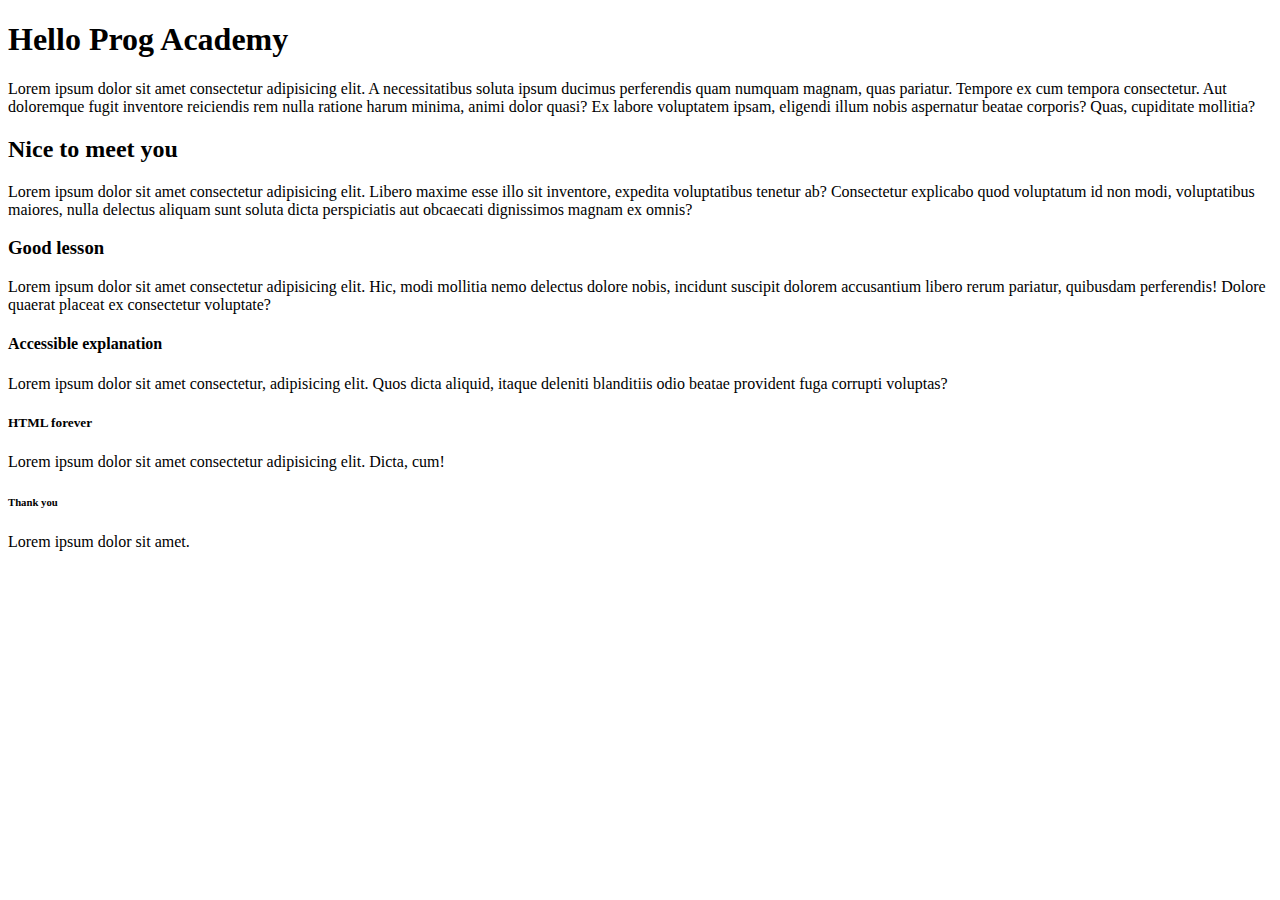
<file: 01/index.html>
<!DOCTYPE html>
<html lang="en">
<head>
    <meta charset="UTF-8">
    <meta name="viewport" content="width=device-width, initial-scale=1.0">
    <title>Homework</title>
</head>
<body>
    <h1>Hello Prog Academy</h1>
    <p>Lorem ipsum dolor sit amet consectetur adipisicing elit. A necessitatibus soluta ipsum ducimus perferendis quam numquam magnam, quas pariatur. Tempore ex cum tempora consectetur. Aut doloremque fugit inventore reiciendis rem nulla ratione harum minima, animi dolor quasi? Ex labore voluptatem ipsam, eligendi illum nobis aspernatur beatae corporis? Quas, cupiditate mollitia?</p>
    <h2>Nice to meet you</h2>
    <p>Lorem ipsum dolor sit amet consectetur adipisicing elit. Libero maxime esse illo sit inventore, expedita voluptatibus tenetur ab? Consectetur explicabo quod voluptatum id non modi, voluptatibus maiores, nulla delectus aliquam sunt soluta dicta perspiciatis aut obcaecati dignissimos magnam ex omnis?</p>
    <h3>Good lesson</h3>
    <p>Lorem ipsum dolor sit amet consectetur adipisicing elit. Hic, modi mollitia nemo delectus dolore nobis, incidunt suscipit dolorem accusantium libero rerum pariatur, quibusdam perferendis! Dolore quaerat placeat ex consectetur voluptate?</p>
    <h4>Accessible explanation</h4>
    <p>Lorem ipsum dolor sit amet consectetur, adipisicing elit. Quos dicta aliquid, itaque deleniti blanditiis odio beatae provident fuga corrupti voluptas?</p>
    <h5>HTML forever</h5>
    <p>Lorem ipsum dolor sit amet consectetur adipisicing elit. Dicta, cum!</p>
    <h6>Thank you</h6>
    <p>Lorem ipsum dolor sit amet.</p>
</body>
</html>
</file>
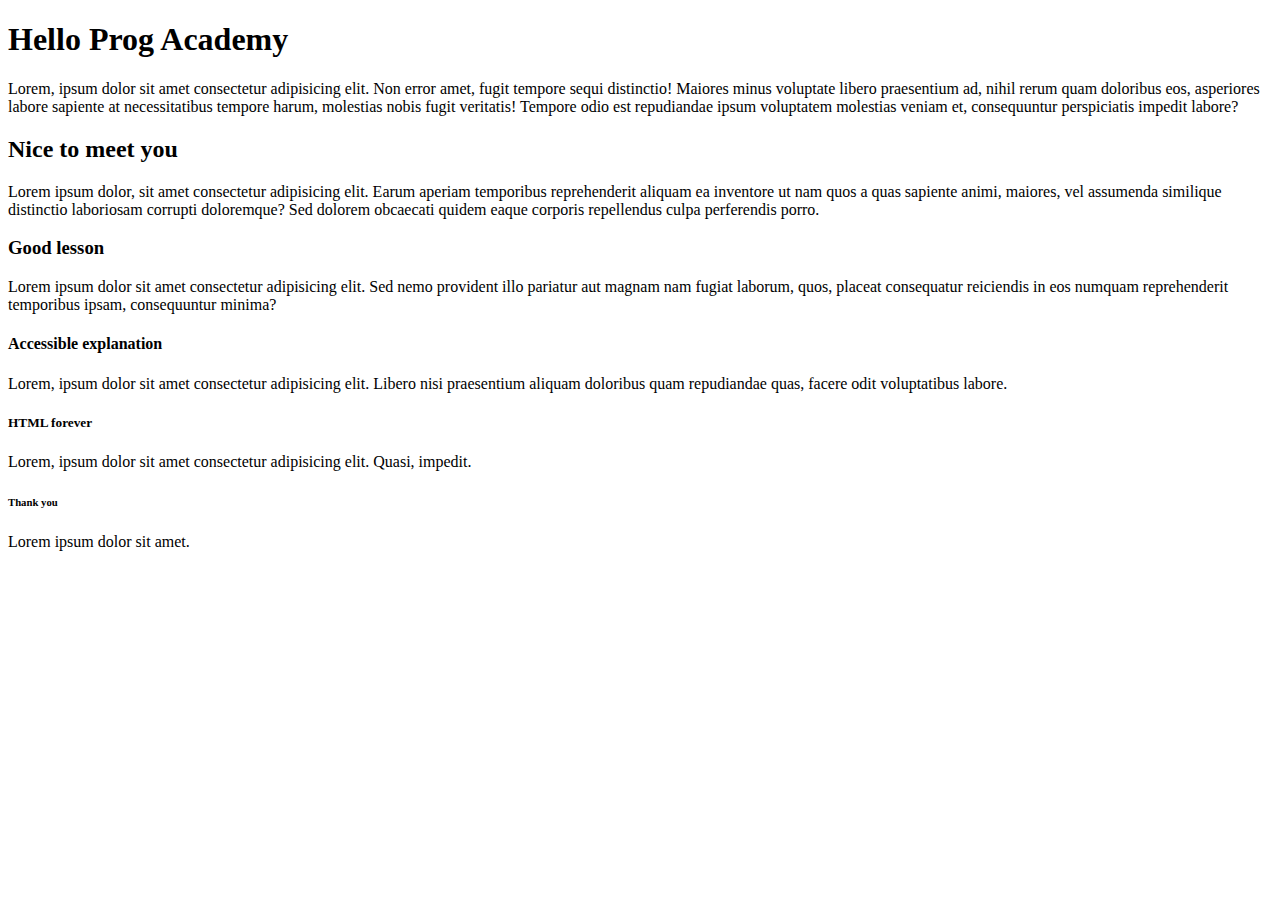
<file: 01/HW.html>
<!DOCTYPE html>
<html lang="en">
<head>
    <meta charset="UTF-8">
    <meta name="viewport" content="width=device-width, initial-scale=1.0">
    <title>Homework</title>
</head>
<body>
    <h1>Hello Prog Academy</h1>
    <p>Lorem, ipsum dolor sit amet consectetur adipisicing elit. Non error amet, fugit tempore sequi distinctio! Maiores minus voluptate libero praesentium ad, nihil rerum quam doloribus eos, asperiores labore sapiente at necessitatibus tempore harum, molestias nobis fugit veritatis! Tempore odio est repudiandae ipsum voluptatem molestias veniam et, consequuntur perspiciatis impedit labore?</p>
    <h2>Nice to meet you</h2>
    <p>Lorem ipsum dolor, sit amet consectetur adipisicing elit. Earum aperiam temporibus reprehenderit aliquam ea inventore ut nam quos a quas sapiente animi, maiores, vel assumenda similique distinctio laboriosam corrupti doloremque? Sed dolorem obcaecati quidem eaque corporis repellendus culpa perferendis porro.</p>
    <h3>Good lesson</h3>
    <p>Lorem ipsum dolor sit amet consectetur adipisicing elit. Sed nemo provident illo pariatur aut magnam nam fugiat laborum, quos, placeat consequatur reiciendis in eos numquam reprehenderit temporibus ipsam, consequuntur minima?</p>
    <h4>Accessible explanation</h4>
    <p>Lorem, ipsum dolor sit amet consectetur adipisicing elit. Libero nisi praesentium aliquam doloribus quam repudiandae quas, facere odit voluptatibus labore.</p>
    <h5>HTML forever</h5>
    <p>Lorem, ipsum dolor sit amet consectetur adipisicing elit. Quasi, impedit.</p>
    <h6>Thank you</h6>
    <p>Lorem ipsum dolor sit amet.</p>
    
</body>
</html>
</file>
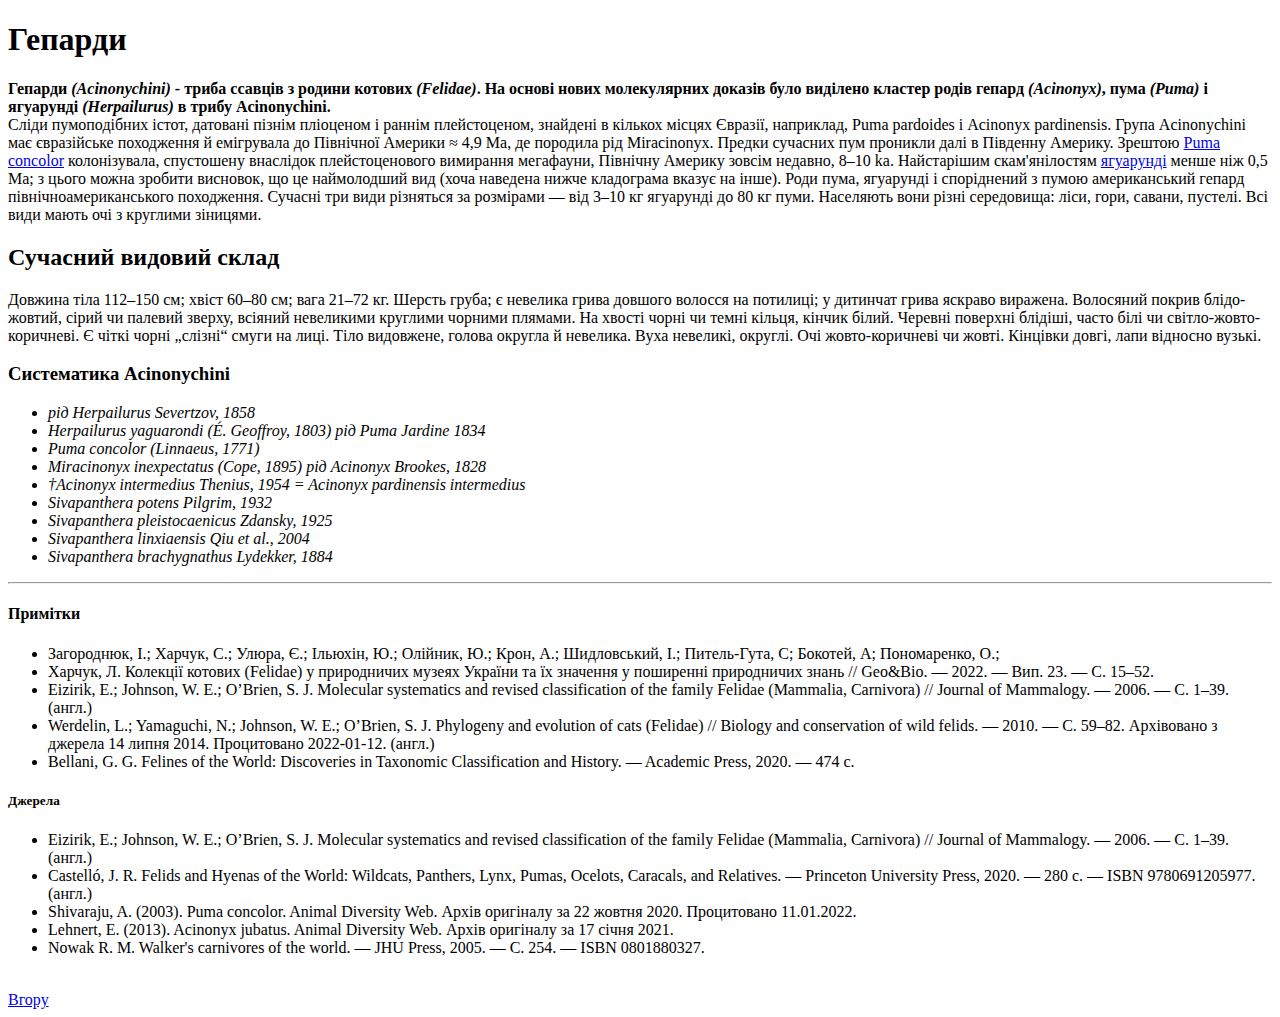
<file: 02/HW1Tag.html>
<!DOCTYPE html>
<html lang="en">
<head>
    <meta charset="UTF-8">
    <meta name="viewport" content="width=device-width, initial-scale=1.0">
    <title>Document</title>
</head>
<body>
    <h1 id="top1">
        Гепарди
    </h1>
    <p> 
        <strong>
                Гепарди <em>(Acinonychini)</em> - триба ссавців з родини котових <em>(Felidae)</em>. На основі нових молекулярних доказів було виділено кластер родів гепард <em>(Acinonyx)</em>, пума <em>(Puma)</em> і ягуарунді <em>(Herpailurus)</em> в трибу Acinonychini.
        </strong>
    <br>
        Сліди пумоподібних істот, датовані пізнім пліоценом і раннім плейстоценом, знайдені в кількох місцях Євразії, наприклад, Puma pardoides і Acinonyx pardinensis. Група Acinonychini має євразійське походження й емігрувала до Північної Америки ≈ 4,9 Ma, де породила рід Miracinonyx. Предки сучасних пум проникли далі в Південну Америку. Зрештою 
        <a href="HW2Tag.html" target="_blank">Puma concolor</a> колонізувала, спустошену внаслідок плейстоценового вимирання мегафауни, Північну Америку зовсім недавно, 8–10 ka. Найстарішим скам'янілостям 
        <a href="HW/HW3.html" target="_blank">ягуарунді</a>
        менше ніж 0,5 Ma; з цього можна зробити висновок, що це наймолодший вид (хоча наведена нижче кладограма вказує на інше). Роди пума, ягуарунді і споріднений з пумою американський гепард північноамериканського походження. Сучасні три види різняться за розмірами — від 3–10 кг ягуарунді до 80 кг пуми. Населяють вони різні середовища: ліси, гори, савани, пустелі. Всі види мають очі з круглими зіницями.
    </br>
    </p>
    <h2>
        Сучасний видовий склад
    </h2>
    <p>
        Довжина тіла 112–150 см; хвіст 60–80 см; вага 21–72 кг. Шерсть груба; є невелика грива довшого волосся на потилиці; у дитинчат грива яскраво виражена. Волосяний покрив блідо-жовтий, сірий чи палевий зверху, всіяний невеликими круглими чорними плямами. На хвості чорні чи темні кільця, кінчик білий. Черевні поверхні блідіші, часто білі чи світло-жовто-коричневі. Є чіткі чорні „слізні“ смуги на лиці. Тіло видовжене, голова округла й невелика. Вуха невеликі, округлі. Очі жовто-коричневі чи жовті. Кінцівки довгі, лапи відносно вузькі.
    </p>
    <h3>
        Систематика Acinonychini
    </h3>
    <p>
        <ul>
            <em><li>рід Herpailurus Severtzov, 1858</li>
            <li>Herpailurus yaguarondi (É. Geoffroy, 1803)
            рід Puma Jardine 1834</li>
            <li>Puma concolor (Linnaeus, 1771)</li>
            <li> Miracinonyx inexpectatus (Cope, 1895)
            рід Acinonyx Brookes, 1828</li>
            <li>†Acinonyx intermedius Thenius, 1954 = Acinonyx pardinensis intermedius</li>
            <li>Sivapanthera potens Pilgrim, 1932</li>
            <li>Sivapanthera pleistocaenicus Zdansky, 1925</li>
            <li>Sivapanthera linxiaensis Qiu et al., 2004</li>
            <li>Sivapanthera brachygnathus Lydekker, 1884</li></em>
        </ul>   
    </p>
    <hr>
    <h4>
        Примітки
    </h4>
    <p>
        <ul>
            <li>Загороднюк, І.; Харчук, С.; Улюра, Є.; Ільюхін, Ю.; Олійник, Ю.; Крон, А.; Шидловський, І.; Питель-Гута, С; Бокотей, А; Пономаренко, О.;</li>
            <li>Харчук, Л. Колекції котових (Felidae) у природничих музеях України та їх значення у поширенні природничих знань // Geo&Bio. — 2022. — Вип. 23. — С. 15–52.</li>
            <li> Eizirik, E.; Johnson, W. E.; O’Brien, S. J. Molecular systematics and revised classification of the family Felidae (Mammalia, Carnivora) // Journal of Mammalogy. — 2006. — С. 1–39. (англ.)</li>
            <li>Werdelin, L.; Yamaguchi, N.; Johnson, W. E.; O’Brien, S. J. Phylogeny and evolution of cats (Felidae) // Biology and conservation of wild felids. — 2010. — С. 59–82. Архівовано з джерела 14 липня 2014. Процитовано 2022-01-12. (англ.)</li>
            <li>Bellani, G. G. Felines of the World: Discoveries in Taxonomic Classification and History. — Academic Press, 2020. — 474 с. </li>
        </ul>
    </p>
    <h5>
        Джерела
    </h5>
    <p>
        <ul>
            <li>Eizirik, E.; Johnson, W. E.; O’Brien, S. J. Molecular systematics and revised classification of the family Felidae (Mammalia, Carnivora) // Journal of Mammalogy. — 2006. — С. 1–39. (англ.)</li>
            <li>Castelló, J. R. Felids and Hyenas of the World: Wildcats, Panthers, Lynx, Pumas, Ocelots, Caracals, and Relatives. — Princeton University Press, 2020. — 280 с. — ISBN 9780691205977. (англ.)</li>
            <li>Shivaraju, A. (2003). Puma concolor. Animal Diversity Web. Архів оригіналу за 22 жовтня 2020. Процитовано 11.01.2022.</li>
            <li>Lehnert, E. (2013). Acinonyx jubatus. Animal Diversity Web. Архів оригіналу за 17 січня 2021.</li>
            <li>   Nowak R. M. Walker's carnivores of the world. — JHU Press, 2005. — С. 254. — ISBN 0801880327.</li>
        </ul>
    </p>
    <br>
    <a href="#top1">Вгору</a>
</body>
</html>
</file>
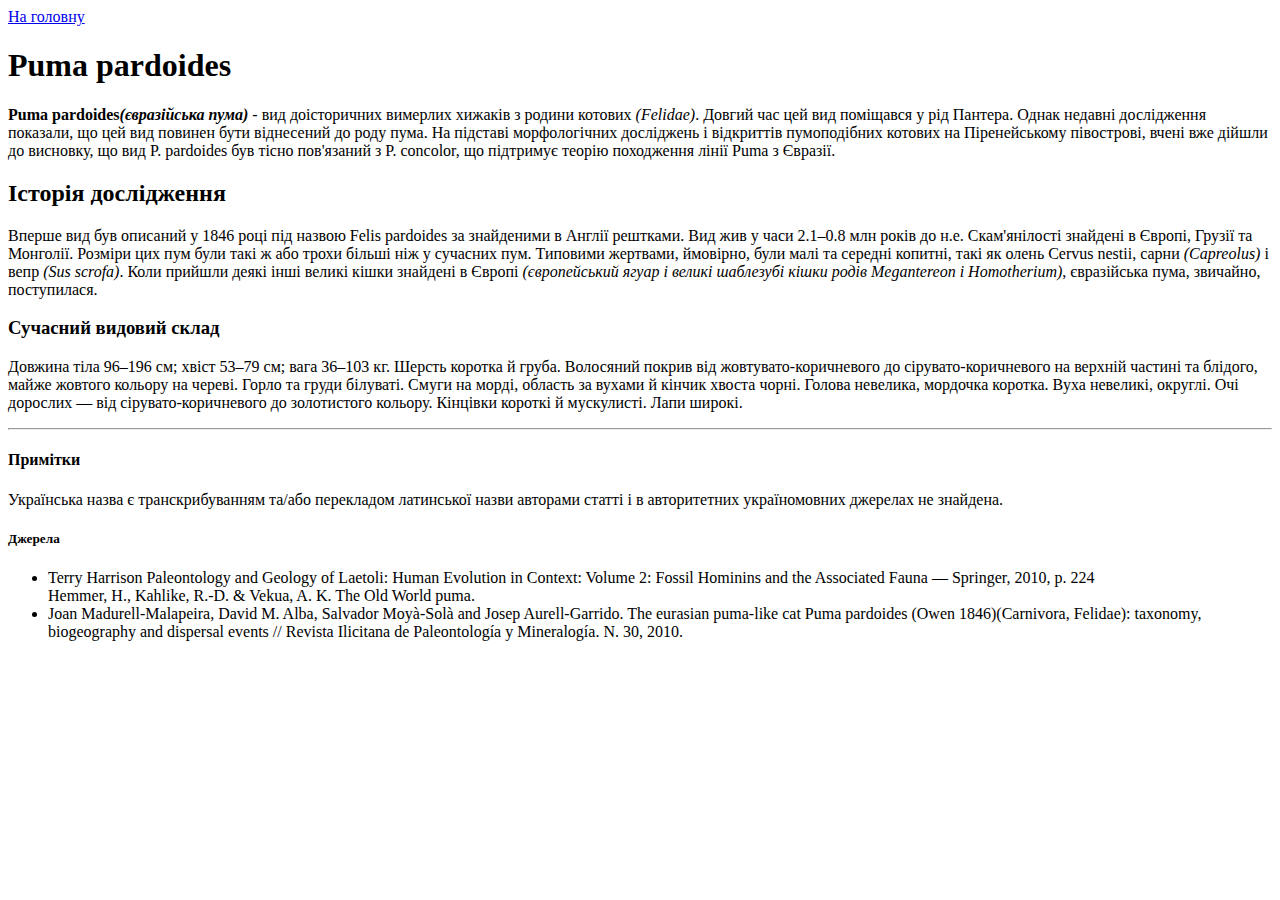
<file: 02/HW2Tag.html>
<!DOCTYPE html>
<html lang="en">
<head>
    <meta charset="UTF-8">
    <meta name="viewport" content="width=device-width, initial-scale=1.0">
    <title>Document</title>
</head>
<body>
    <a href="HW1Tag.html">На головну</a>
    <h1>Puma pardoides</h1>
    <p>
        <strong>
            Puma pardoides<em>(євразійська пума)</em>
        </strong>
        - вид доісторичних вимерлих хижаків з родини котових <em>(Felidae)</em>. Довгий час цей вид поміщався у рід Пантера. Однак недавні дослідження показали, що цей вид повинен бути віднесений до роду пума. На підставі морфологічних досліджень і відкриттів пумоподібних котових на Піренейському півострові, вчені вже дійшли до висновку, що вид P. pardoides був тісно пов'язаний з P. concolor, що підтримує теорію походження лінії Puma з Євразії.
    </p>
    <h2>Історія дослідження</h2>
    <p>
        Вперше вид був описаний у 1846 році під назвою Felis pardoides за знайденими в Англії рештками. Вид жив у часи 2.1–0.8 млн років до н.е. Скам'янілості знайдені в Європі, Грузії та Монголії. Розміри цих пум були такі ж або трохи більші ніж у сучасних пум. Типовими жертвами, ймовірно, були малі та середні копитні, такі як олень Cervus nestii, сарни <em>(Capreolus)</em> і вепр <em>(Sus scrofa)</em>. Коли прийшли деякі інші великі кішки знайдені в Європі <em>(європейський ягуар і великі шаблезубі кішки родів Megantereon і Homotherium)</em>, євразійська пума, звичайно, поступилася.
    </p>
    <h3>Сучасний видовий склад</h3>
    <p>
        Довжина тіла 96–196 см; хвіст 53–79 см; вага 36–103 кг. Шерсть коротка й груба. Волосяний покрив від жовтувато-коричневого до сірувато-коричневого на верхній частині та блідого, майже жовтого кольору на череві. Горло та груди білуваті. Смуги на морді, область за вухами й кінчик хвоста чорні. Голова невелика, мордочка коротка. Вуха невеликі, округлі. Очі дорослих — від сірувато-коричневого до золотистого кольору. Кінцівки короткі й мускулисті. Лапи широкі.
    </p>
    <hr>
    <h4>Примітки</h4>
    <p>
        Українська назва є транскрибуванням та/або перекладом латинської назви авторами статті і в авторитетних україномовних джерелах не знайдена.
    </p>
    <h5>Джерела</h5>
    <p>
        <ul>
            <li>Terry Harrison Paleontology and Geology of Laetoli: Human Evolution in Context: Volume 2: Fossil Hominins and the
            Associated Fauna — Springer, 2010, p. 224</li>
            Hemmer, H., Kahlike, R.-D. & Vekua, A. K. The Old World puma.
            <li>Joan Madurell-Malapeira, David M. Alba, Salvador Moyà-Solà and Josep Aurell-Garrido. The eurasian puma-like cat Puma pardoides (Owen 1846)(Carnivora, Felidae): taxonomy, biogeography and dispersal events // Revista Ilicitana de Paleontología y Mineralogía. N. 30, 2010.</li>    
        </ul>
    </p>
</body>
</html>
</file>
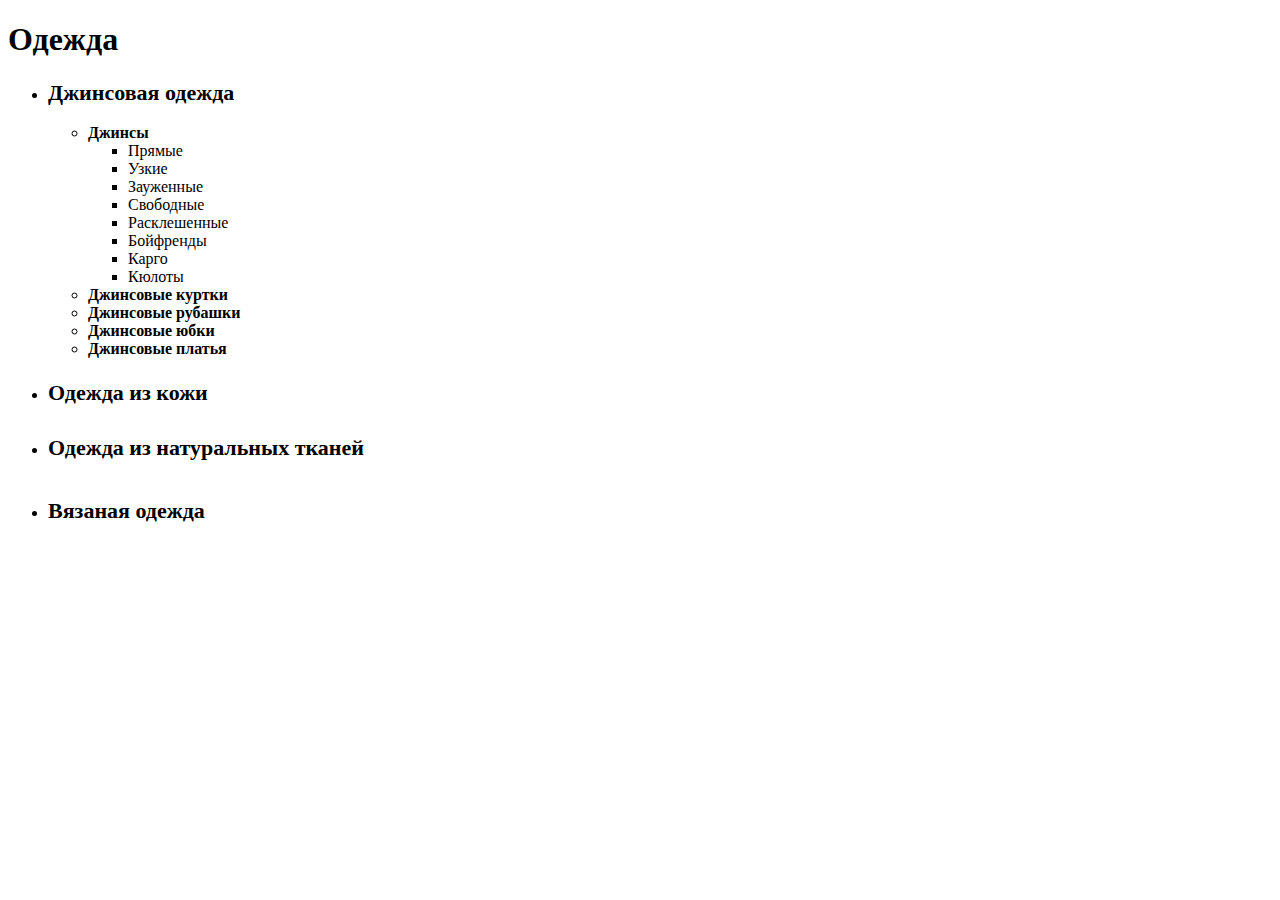
<file: 03/HWList.html>
<!DOCTYPE html>
<html lang="en">
<head>
    <meta charset="UTF-8">
    <meta name="viewport" content="width=h, initial-scale=1.0">
    <title>Document</title>
    <style>
        h2, h3, h4, h5 {
            font-size: 22px;
        }
    </style>
</head>
<body>
    <h1>Одежда</h1>
    <ul>
        <li>
            <h2>Джинсовая одежда</h2>
        </li>
        <ul>
            <li>
                <strong>Джинсы</strong>
                <ul>
                    <li>Прямые</li>
                    <li>Узкие</li>
                    <li>Зауженные</li>
                    <li>Свободные</li>
                    <li>Расклешенные</li>
                    <li>Бойфренды</li>
                    <li>Карго</li>
                    <li>Кюлоты</li>
                </ul>
            </li>
            <li>
                <strong>Джинсовые куртки</strong>
            </li>
            <li>
                <strong>Джинсовые рубашки</strong>
            </li>
            <li>
                <strong>Джинсовые юбки</strong>
            </li>
            <li>
                <strong>Джинсовые платья</strong>
            </li>
        </ul>
    </ul>
    <ul>
        <li>
            <h3>Одежда из кожи</h3>
        </li>
    </ul>
    <ul>
        <li>
            <h4>Одежда из натуральных тканей</h4>
        </li>
    </ul>
    <ul>
        <li>
            <h5>Вязаная одежда</h5>
        </li>
    </ul>
</body>
</html>
</file>
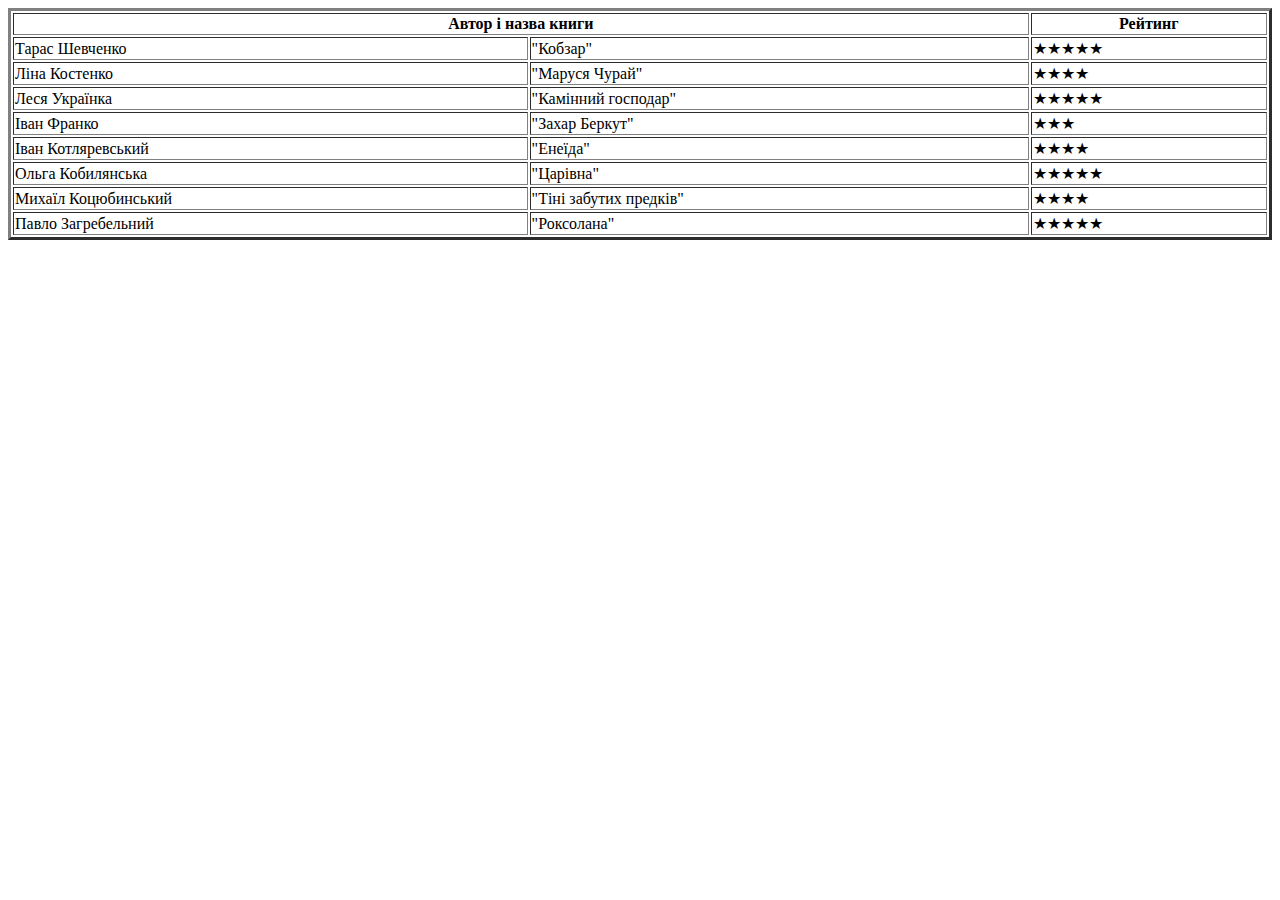
<file: 03/HWTable.html>
<!DOCTYPE html>
<html lang="en">
<head>
    <meta charset="UTF-8">
    <meta name="viewport" content="width=device-width, initial-scale=1.0">
    <title>Document</title>
</head>
<body>
    <table border="3" style="width: 100%;">
        <thead>
            <tr>
                <th colspan="2">Автор і назва книги</th>
                <th>Рейтинг</th>
            </tr>
        </thead> 
        <tbody>
            <tr>
                <td>Тарас Шевченко</td>
                <td>"Кобзар"</td>
                <td>&#9733;&#9733;&#9733;&#9733;&#9733</td>
            </tr>
            <tr>
                <td>Ліна Костенко</td>
                <td>"Маруся Чурай"</td>
                <td>&#9733;&#9733;&#9733;&#9733</td>
            </tr>
            <tr>
                <td>Леся Українка</td>
                <td>"Камінний господар"</td>
                <td>&#9733;&#9733;&#9733;&#9733;&#9733</td>
            </tr>
            <tr>
                <td>Іван Франко</td>
                <td>"Захар Беркут"</td>
                <td>&#9733;&#9733;&#9733</td>
            </tr>
            <tr>
                <td>Іван Котляревський</td>
                <td>"Енеїда"</td>
                <td>&#9733;&#9733;&#9733;&#9733</td>
            </tr>
            <tr>
                <td>Ольга Кобилянська</td>
                <td>"Царівна"</td>
                <td>&#9733;&#9733;&#9733;&#9733;&#9733</td>
            </tr>
            <tr>
                <td>Михаїл Коцюбинський</td>
                <td>"Тіні забутих предків"</td>
                <td>&#9733;&#9733;&#9733;&#9733</td>
            </tr>
            <tr>
                <td>Павло Загребельний</td>
                <td>"Роксолана"</td>
                <td>&#9733;&#9733;&#9733;&#9733;&#9733</td>
            </tr>
        </tbody>
    </table>
</body> 
</html>
</file>
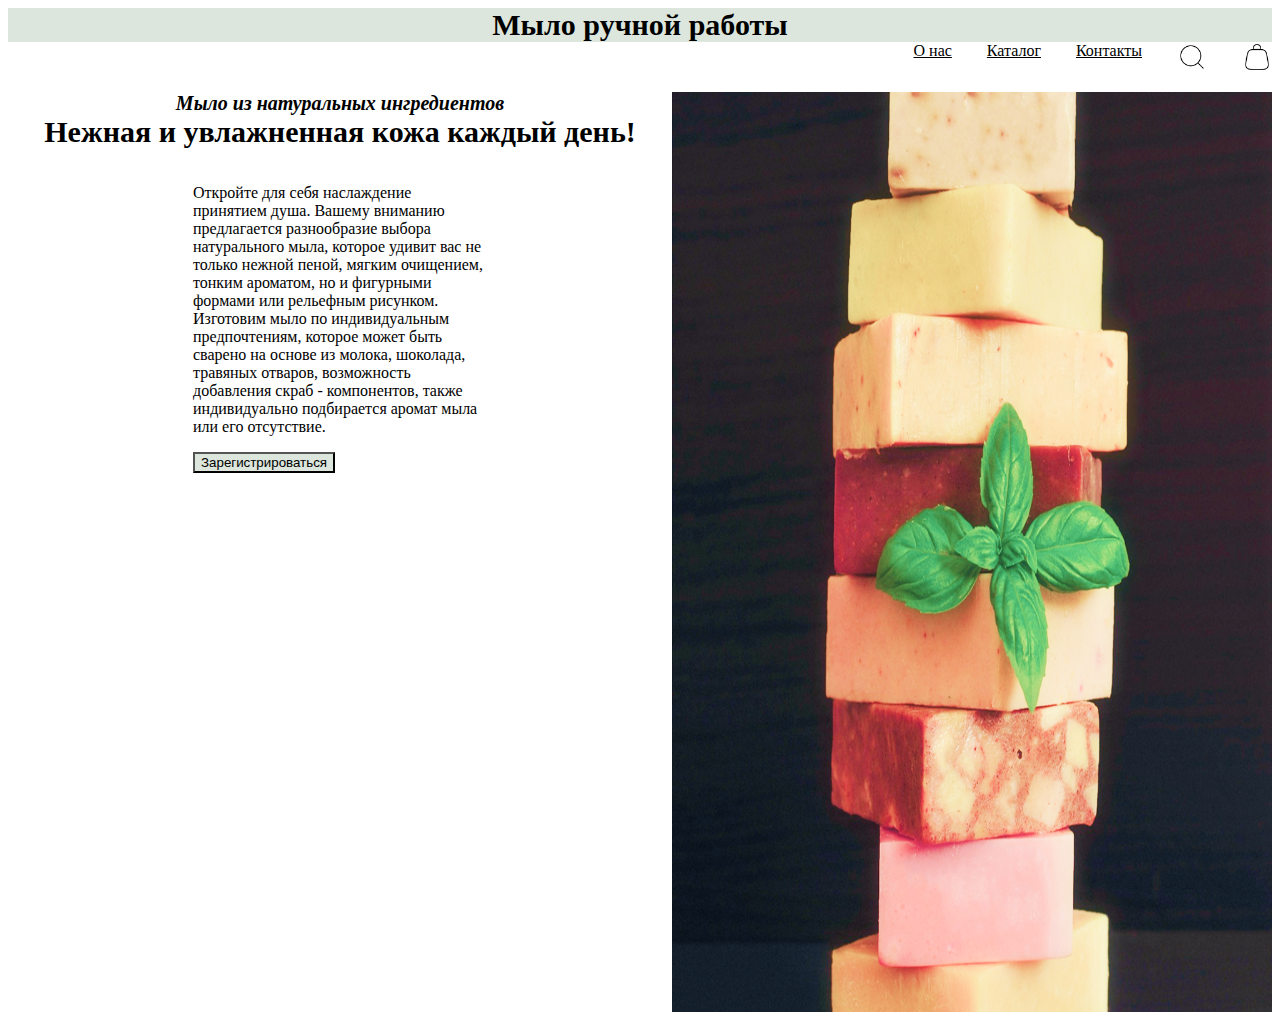
<file: 04.01/HW1.html>
<!DOCTYPE html>
<html lang="en">

<head>
    <meta charset="UTF-8">
    <meta name="viewport" content="width=device-width, initial-scale=1.0">
    <title>Document</title>
</head>

<body>
    <main>

        <header>

            <div class="logo" style="font-size: 30px; text-align: center; background-color: #dce6dc;">
                <strong>Мыло ручной работы</strong>
            </div>

            <nav>
                <ul style="list-style-type: none; padding: 0; margin: 0; display: flex; justify-content: flex-end;">
                    <li style="margin-right: 35px;"><a href="#" style="color: black;">О нас</a></li>
                    <li style="margin-right: 35px;"><a href="#" style="color: black;">Каталог</a></li>
                    <li style="margin-right: 35px;"><a href="#" style="color: black;">Контакты</a></li>
                    <li style="margin-right: 35px;">
                        <img src="img/iconamoon_search-light.png" alt="Поиск" width="30" height="30">
                    </li>
                    <li>
                        <img src="img/solar_bag-linear.png" alt="Корзина" width="30" height="30">
                    </li>
                </ul>
            </nav>

        </header>

        <article>
            <img src="img/Rectangle 2.png" alt="Картинка" align="right" width="600" height="920">
            <p align="center">
                <strong style="font-size: 20px;"><em>Мыло из натуральных ингредиентов</em></strong><br>
                <strong style="font-size: 30px;">Нежная и увлажненная кожа каждый день!</strong><br>
            </p>
            <table width="300" align="center">
                <tr>
                    <td>
                        <p>
                            Откройте для себя наслаждение принятием душа. Вашему вниманию предлагается разнообразие
                            выбора
                            натурального
                            мыла, которое удивит вас не только нежной пеной, мягким очищением, тонким ароматом, но и
                            фигурными формами
                            или рельефным рисунком.
                            Изготовим мыло по индивидуальным предпочтениям, которое может быть сварено на основе из
                            молока,
                            шоколада,
                            травяных отваров, возможность добавления скраб - компонентов, также индивидуально
                            подбирается
                            аромат мыла
                            или его отсутствие.
                        </p>
                        <button style="background-color: #dce6dc;">Зарегистрироваться</button>
                    </td>
                </tr>
            </table>
        </article>

        <div style="display: flex; justify-content: center;">
            <iframe src="https://assets.pinterest.com/ext/embed.html?id=318700111139786152" height="500" width="345"
                frameborder="0" scrolling="no"></iframe>
        </div>

    </main>
</body>

</html>
</file>
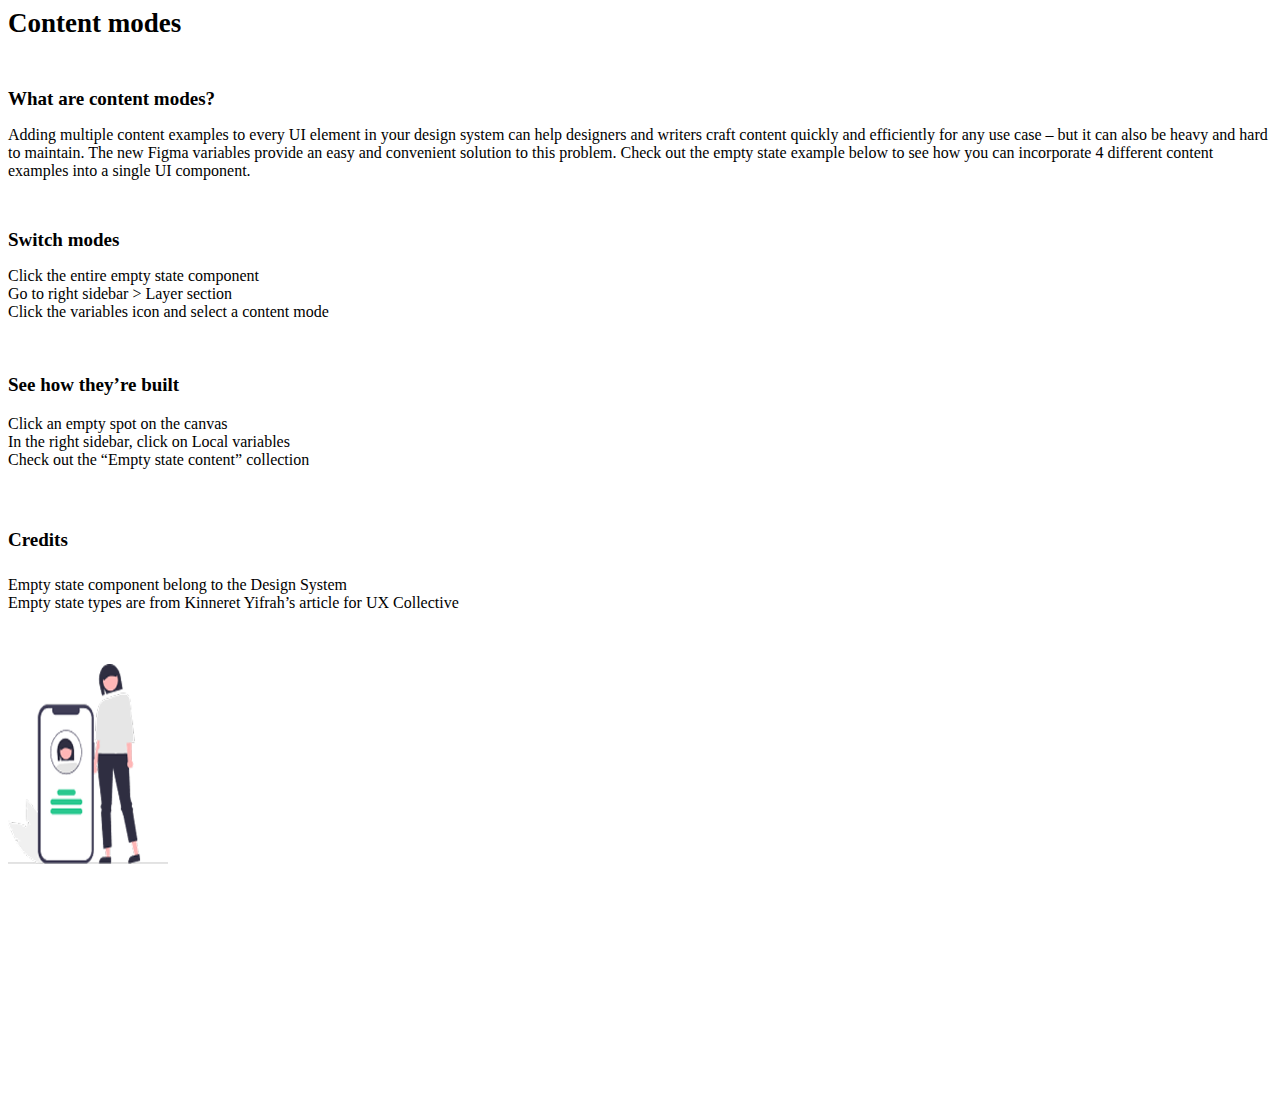
<file: 04/HW.html>
<!DOCTYPE html>
<html lang="en">

<head>
    <meta charset="UTF-8">
    <meta name="viewport" content="width=device-width, initial-scale=1.0">
    <title>Document</title>
</head>

<body>
    <header>
        <strong style="font-size: 27px;">Content modes</strong>
    </header><br><br>
    <main>
        <section>
            <article>
                <h1 style="font-size: 19px;">What are content modes?</h1>
                <p>Adding multiple content examples to every UI element in your design system can help designers and
                    writers craft content quickly and efficiently for any use case – but it can also be heavy and hard
                    to maintain. The new Figma variables provide an easy and convenient solution to this problem. Check
                    out the empty state example below to see how you can incorporate 4 different content examples into a
                    single UI component.</p>
            </article><br>
            <article>
                <h2 style="font-size: 19px;">Switch modes</h2>
                <p>Click the entire empty state component <br>
                    Go to right sidebar > Layer section <br>
                    Click the variables icon and select a content mode</p>
            </article><br>
            <article>
                <h3 style="font-size: 19px;">See how they’re built</h3>
                <p> Click an empty spot on the canvas <br>
                    In the right sidebar, click on Local variables <br>
                    Check out the “Empty state content” collection</p>
            </article><br>
            <article>
                <h4 style="font-size: 19px;">Credits</h4>
                <p> Empty state component belong to the Design System <br>
                    Empty state types are from Kinneret Yifrah’s article for UX Collective</p>
            </article>
        </section><br><br>
        <section>
            <img src="img/illust 1.png" width="160" height="200" alt="Girl with a phone">
        </section><br>
        <section>
            <iframe width="400" height="220" src="https://www.youtube.com/embed/JQu06H4GJco"
                title="Топ 10 Смартфонов 2026 года. Какой Смартфон купить в 2026?" frameborder="0"
                allow="accelerometer; autoplay; clipboard-write; encrypted-media; gyroscope; picture-in-picture; web-share"
                referrerpolicy="strict-origin-when-cross-origin" allowfullscreen></iframe>
        </section>
    </main>
</body>

</html>
</file>
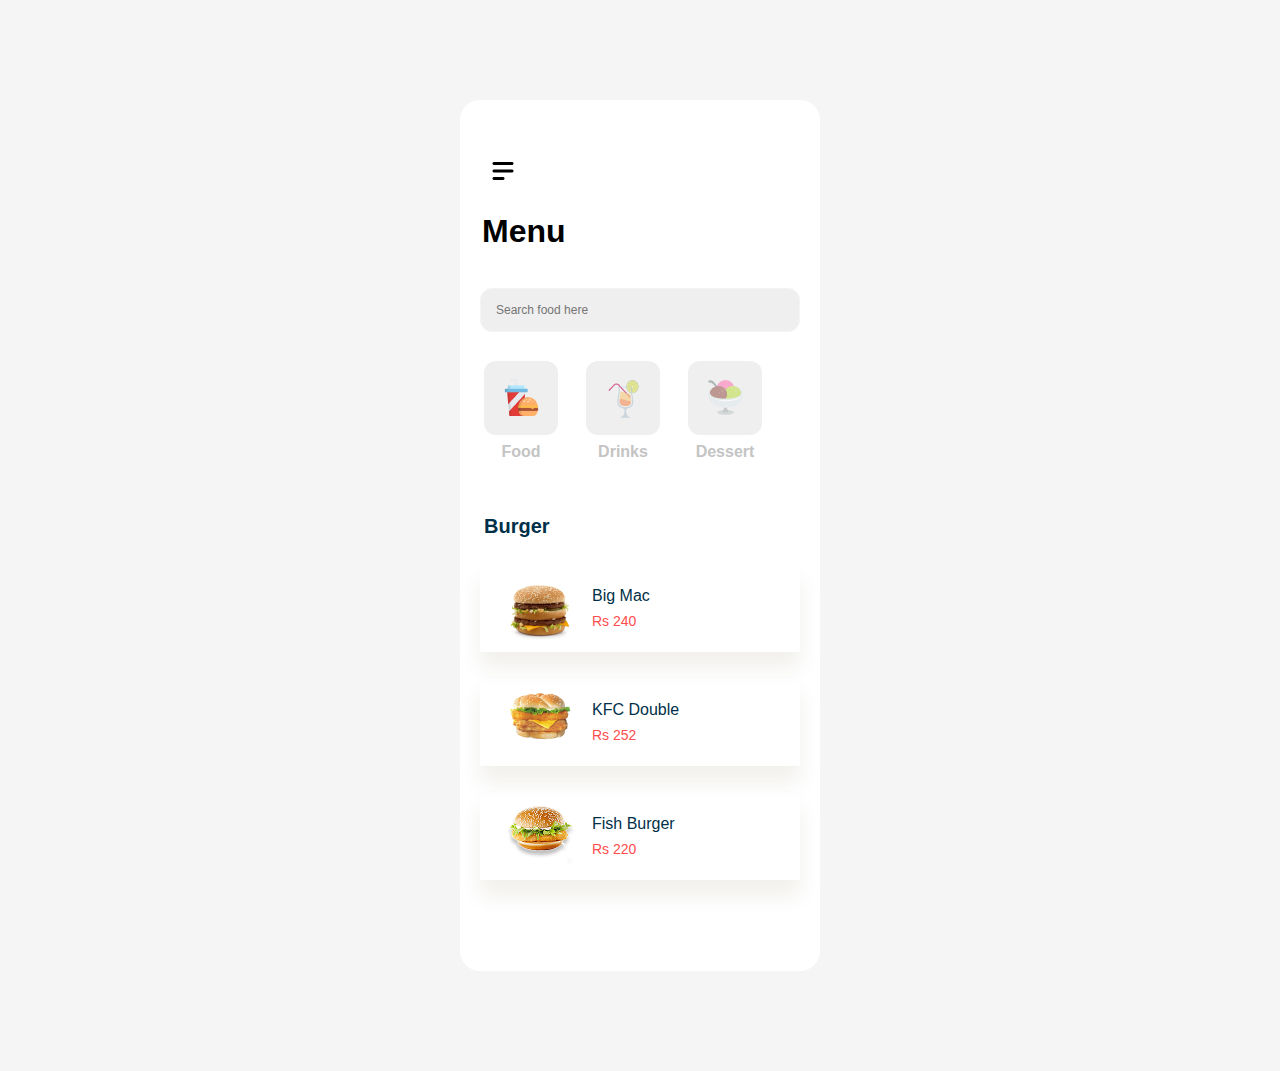
<file: 05/menu.html>
<!DOCTYPE html>
<html lang="en">

<head>
    <meta charset="UTF-8">
    <meta name="viewport" content="width=device-width, initial-scale=1.0">
    <title>Menu</title>
    <link rel="stylesheet" href="style/menu.css">
</head>

<body>
    <div class="container">
        <button>
            <img src="img/Menu.png" alt="menu icon">
        </button>

        <h1>Menu</h1>

        <form action="">
            <input class="search-input" placeholder="Search food here" type="text">
        </form>

        <div class="menu-items">

            <div class="menu-position">
                <div class="position-img">
                    <img src="img/Food.png" alt="food">
                </div>
                <h4 class="position-title">Food</h4>
            </div>

            <div class="menu-position">
                <div class="position-img">
                    <img src="img/Drinks.png" alt="drinks">
                </div>
                <h4 class="position-title">Drinks</h4>
            </div>

            <div class="menu-position">
                <div class="position-img">
                    <img src="img/Dessert.png" alt="dessert">
                </div>
                <h4 class="position-title">Dessert</h4>
            </div>
        </div>

        <h2>Burger</h2>

        <div class="menu-info">
            <div class="menu-img">
                <img src="img/Big Mac.png" alt="Big Mac">
            </div>
            <div class="menu-text">

                <div class="menu-name">Big Mac</div>
                <div class="menu-price">Rs 240</div>
            </div>
        </div>

        <div class="menu-info">
            <div class="menu-img">
                <img src="img/KFC Double.png" alt="KFC Double">
            </div>
            <div class="menu-text">

                <div class="menu-name">KFC Double</div>
                <div class="menu-price">Rs 252</div>
            </div>
        </div>

        <div class="menu-info">
            <div class="menu-img">
                <img src="img/Fish Burger.png" alt="Fish Burger">
            </div>
            <div class="menu-text">

                <div class="menu-name">Fish Burger</div>
                <div class="menu-price">Rs 220</div>
            </div>
        </div>

    </div>
</body>

</html>
</file>
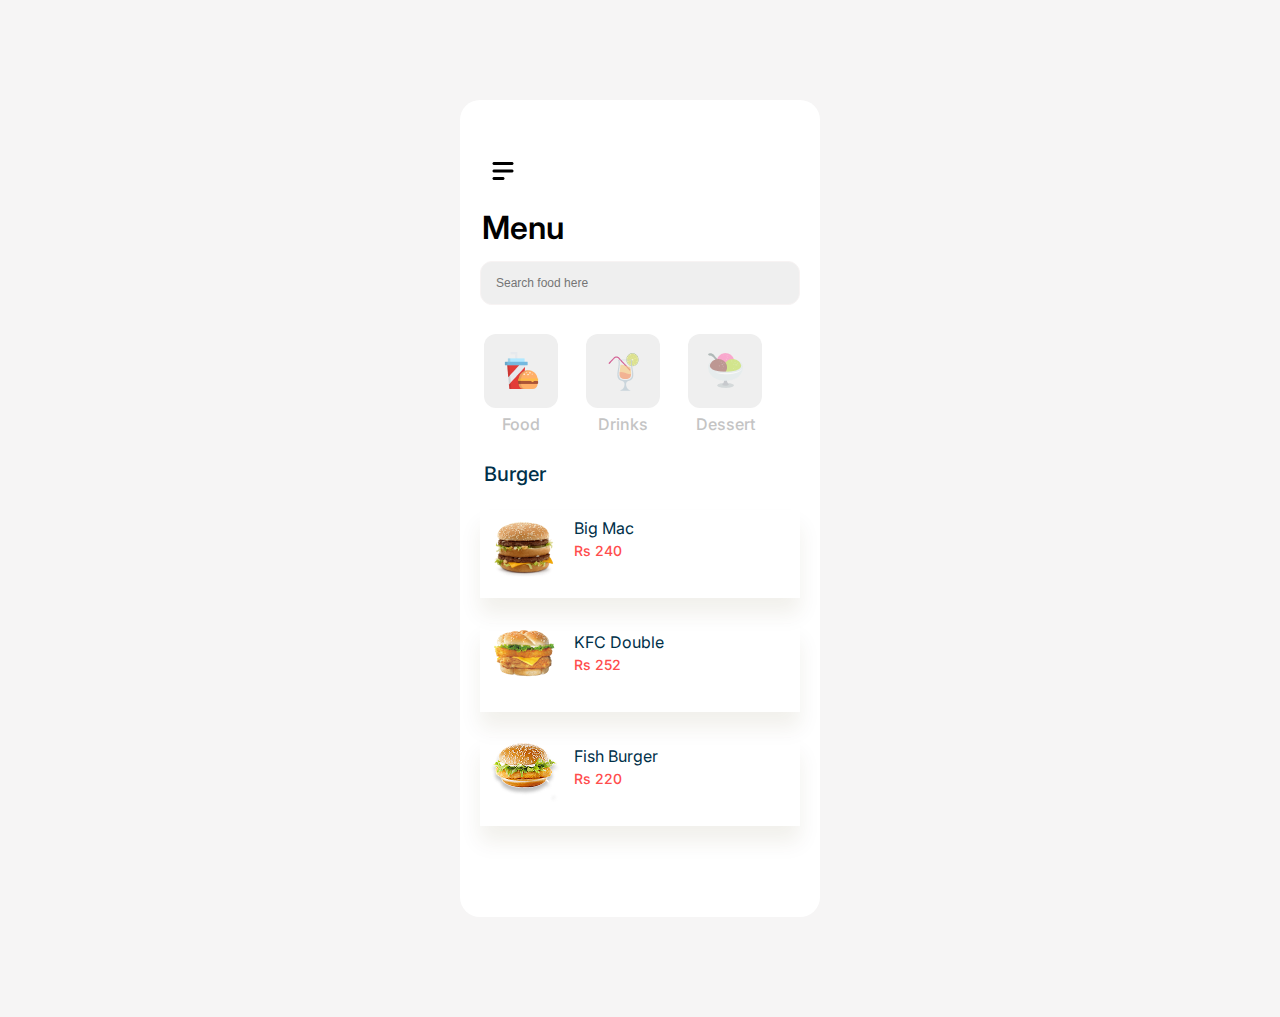
<file: 06/menu1.html>
<!DOCTYPE html>
<html lang="en">

<head>
    <meta charset="UTF-8">
    <meta name="viewport" content="width=device-width, initial-scale=1.0">
    <title>Menu</title>
    <link rel="preconnect" href="https://fonts.googleapis.com">
    <link rel="preconnect" href="https://fonts.gstatic.com" crossorigin>
    <link
        href="https://fonts.googleapis.com/css2?family=Inter:ital,opsz,wght@0,14..32,100..900;1,14..32,100..900&display=swap"
        rel="stylesheet">
    <link rel="stylesheet" href="style/reset.css">
    <link rel="stylesheet" href="style/menu1.css">
</head>

<body>
    <div class="container">
        <button>
            <img src="img/Menu.png" alt="menu icon">
        </button>

        <h1>Menu</h1>

        <form action="">
            <input class="search-input" placeholder="Search food here" type="text">
        </form>

        <div class="menu-items">

            <div class="menu-position">
                <div class="position-img">
                    <img src="img/Food.png" alt="food">
                </div>
                <h4 class="position-title">Food</h4>
            </div>

            <div class="menu-position">
                <div class="position-img">
                    <img src="img/Drinks.png" alt="drinks">
                </div>
                <h4 class="position-title">Drinks</h4>
            </div>

            <div class="menu-position">
                <div class="position-img">
                    <img src="img/Dessert.png" alt="dessert">
                </div>
                <h4 class="position-title">Dessert</h4>
            </div>
        </div>

        <h2>Burger</h2>

        <div class="menu-info">
            <div class="menu-img">
                <img src="img/Big Mac.png" alt="Big Mac">
            </div>
            <div class="menu-text">

                <div class="menu-name">Big Mac</div>
                <div class="menu-price">Rs 240</div>
            </div>
        </div>

        <div class="menu-info">
            <div class="menu-img">
                <img src="img/KFC Double.png" alt="KFC Double">
            </div>
            <div class="menu-text">

                <div class="menu-name">KFC Double</div>
                <div class="menu-price">Rs 252</div>
            </div>
        </div>

        <div class="menu-info">
            <div class="menu-img">
                <img src="img/Fish Burger.png" alt="Fish Burger">
            </div>
            <div class="menu-text">

                <div class="menu-name">Fish Burger</div>
                <div class="menu-price">Rs 220</div>
            </div>
        </div>

    </div>
</body>

</html>
</file>
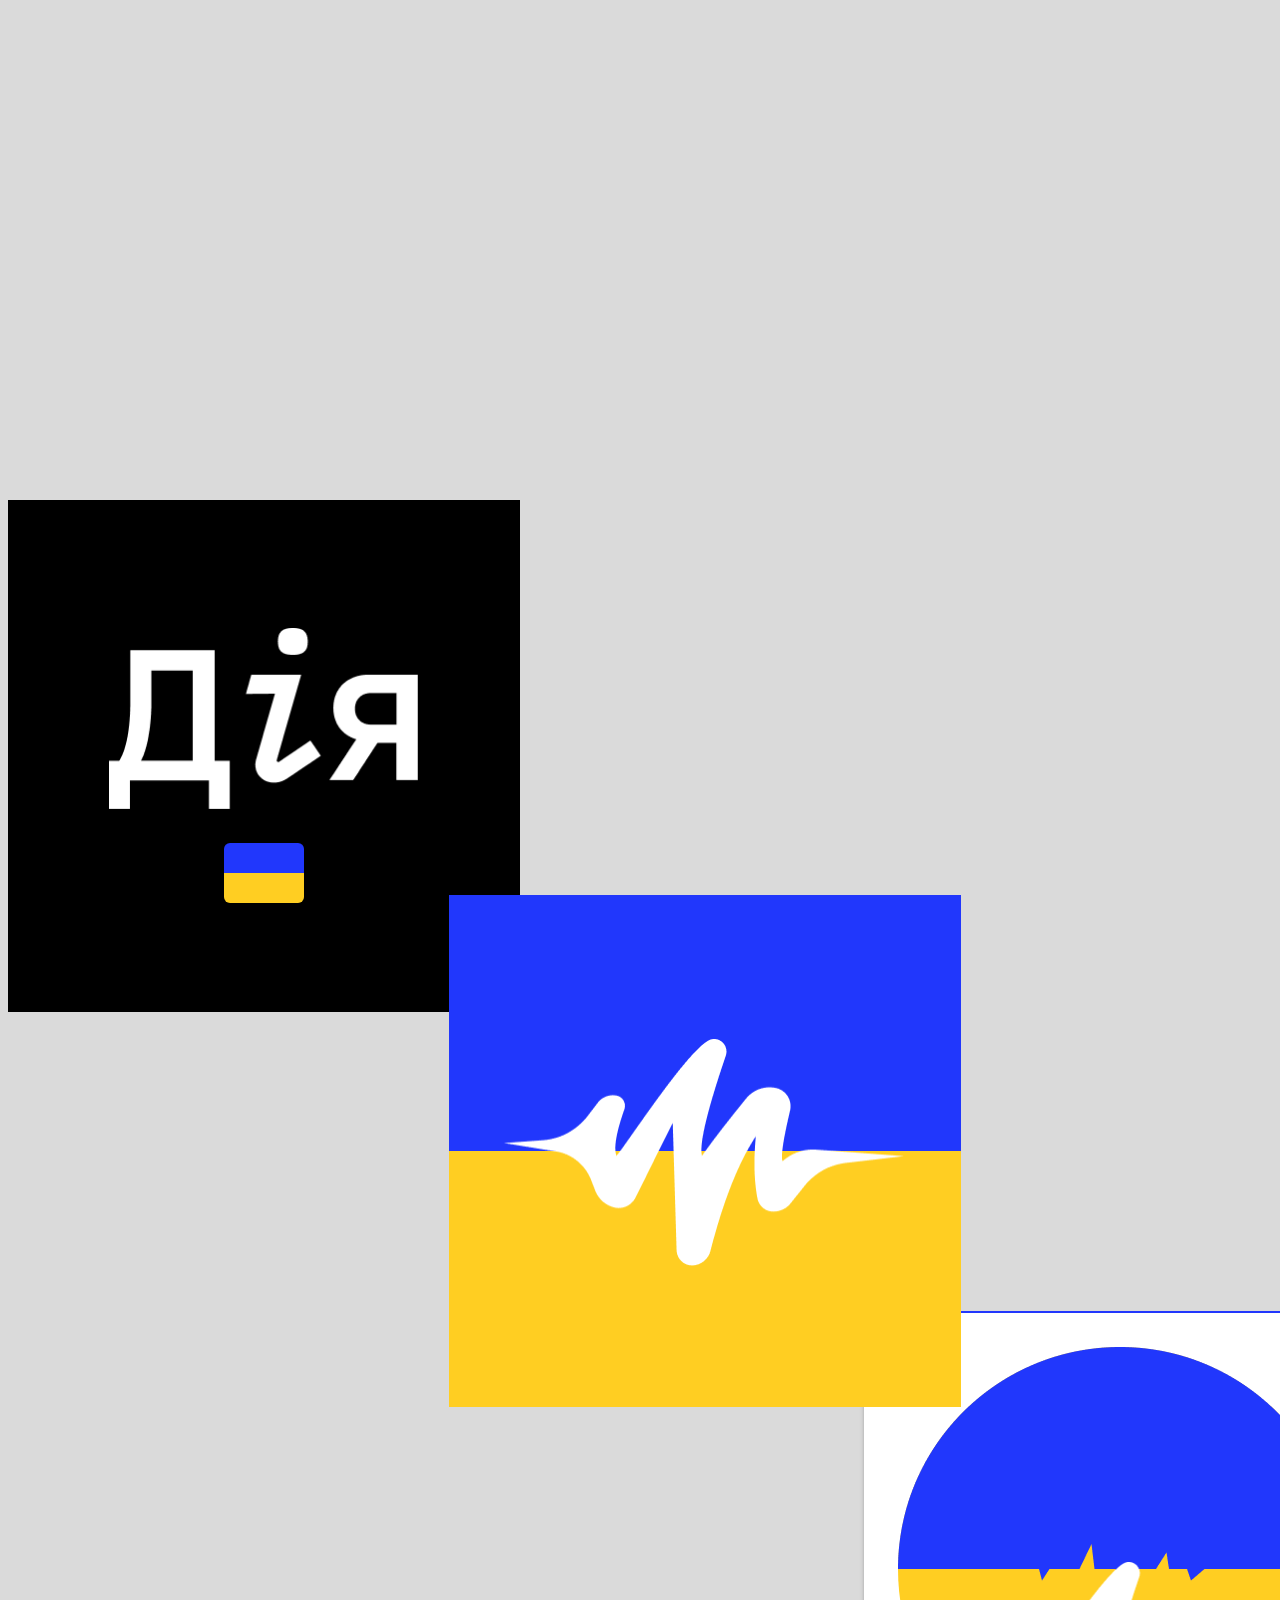
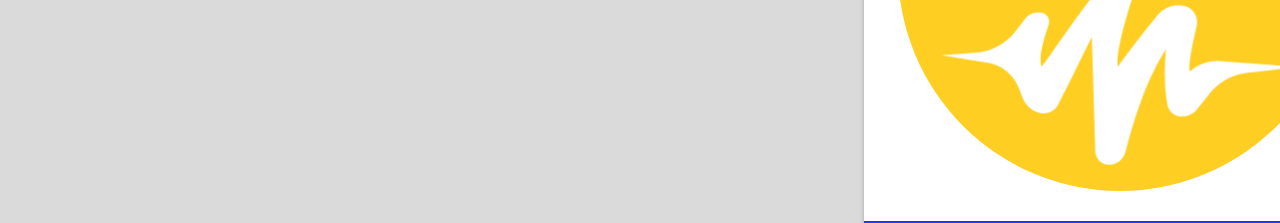
<file: 07/diia.html>
<!DOCTYPE html>
<html lang="en">

<head>
    <meta charset="UTF-8">
    <meta name="viewport" content="width=device-width, initial-scale=1.0">
    <title>Document</title>
    <link rel="stylesheet" href="style/diia.css">
</head>

<body>
    <div class="position-diia">
        <div class="position-flag">
            <img src="img/Vector.png" class="vector-img" alt="Diia">
            <div class="flag">
                <div class="flag-blue"></div>
                <div class="flag-yellow"></div>
            </div>
        </div>
        <div class="position-square">
            <div class="top-blue"></div>
            <div class="bottom-yellow"></div>
            <img src="img/Glyph.png" class="glyph-img" alt="Glyph">
        </div>
        <div class="position-circle">
            <div class="position-log">
                <img src="img/Blue.png" class="blue-img" alt="Blue">
                <img src="img/Glyph (1).png" class="glyphs-img" alt="Glyph1">
            </div>
        </div>
    </div>

</body>

</html>
</file>
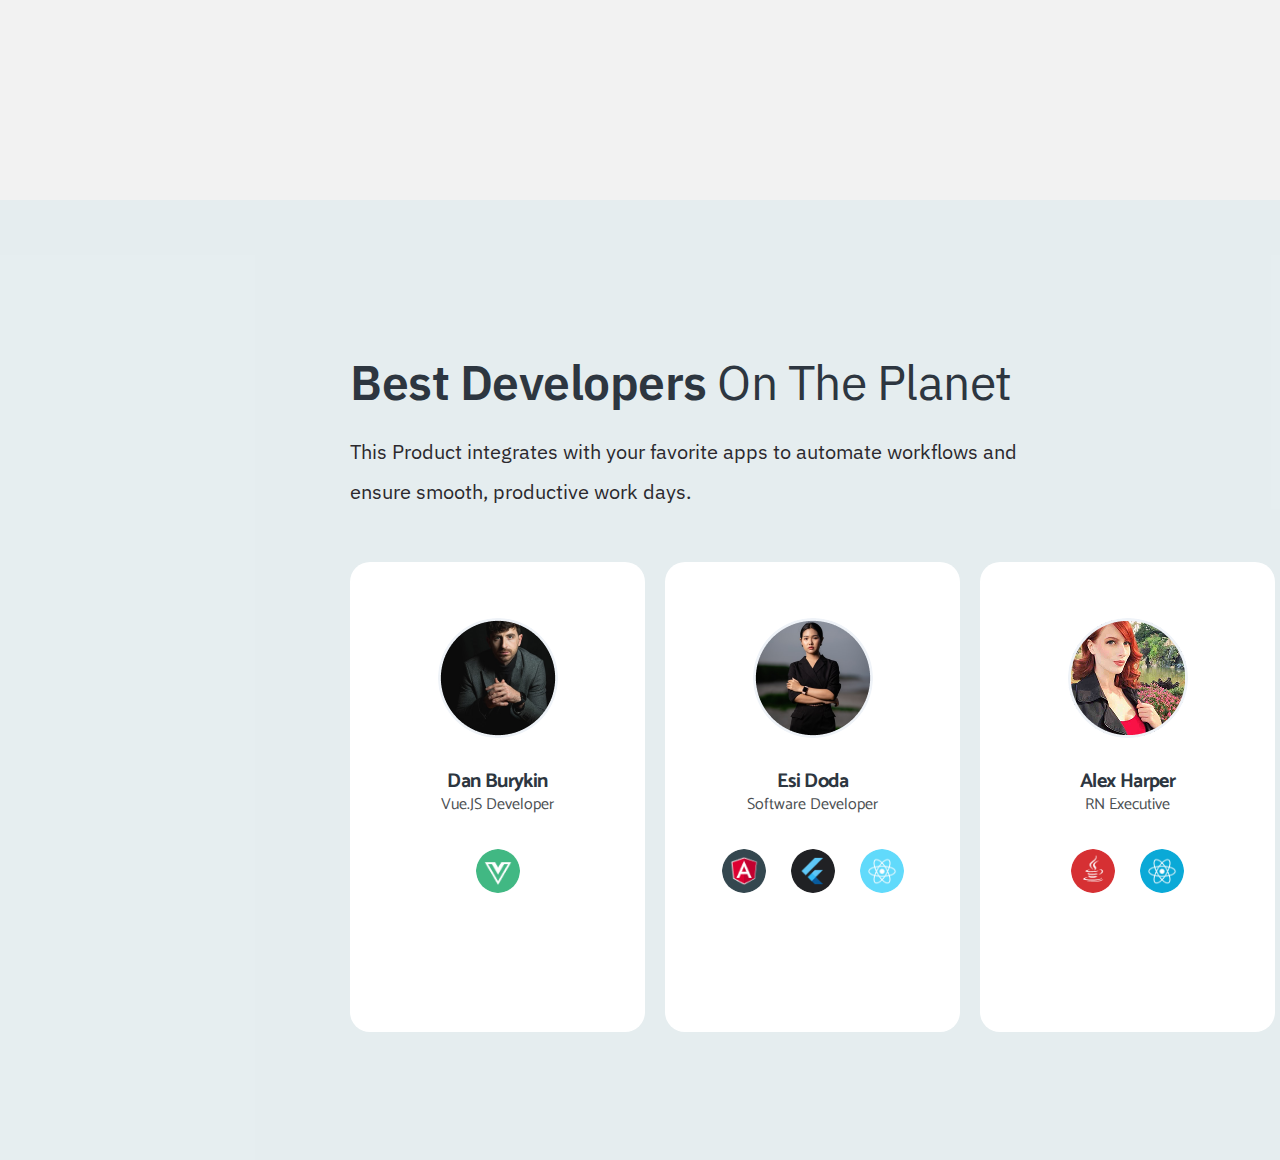
<file: 08/developer.html>
<!DOCTYPE html>
<html lang="en">

<head>
  <meta charset="UTF-8">
  <meta name="viewport" content="width=device-width, initial-scale=1.0">
  <title>Document</title>
  <link rel="preconnect" href="https://fonts.googleapis.com">
  <link rel="preconnect" href="https://fonts.gstatic.com" crossorigin>
  <link
    href="https://fonts.googleapis.com/css2?family=IBM+Plex+Sans:ital,wght@0,100..700;1,100..700&family=Inter:ital,opsz,wght@0,14..32,100..900;1,14..32,100..900&display=swap"
    rel="stylesheet">
  <link rel="preconnect" href="https://fonts.googleapis.com">
  <link rel="preconnect" href="https://fonts.gstatic.com" crossorigin>
  <link
    href="https://fonts.googleapis.com/css2?family=Catamaran:wght@100..900&family=IBM+Plex+Sans:ital,wght@0,100..700;1,100..700&family=Inter:ital,opsz,wght@0,14..32,100..900;1,14..32,100..900&display=swap"
    rel="stylesheet">
  <link rel="stylesheet" href="style/reset.css">
  <link rel="stylesheet" href="style/developer.css">
</head>

<body>
  <div class="container">

    <div class="text">
      <h1>
        <strong>Best Developers</strong> On The Planet
      </h1>

      <p class="produkt">
        This Product integrates with your favorite apps to automate workflows and ensure smooth, productive work
        days.
      </p>
    </div>

    <div class="cards-wrapper">

      <div class="cards">
        <img src="img/Avatar1.png" class="cards-img">
        <h4>Dan Burykin</h4>
        <p class="professional-title">Vue.JS Developer</p>
        <img src="img/VueJs.png" class="logo">
      </div>

      <div class="cards">
        <img src="img/Avatar2.png" class="cards-img">
        <h4>Esi Doda</h4>
        <p class="professional-title">Software Developer</p>
        <img src="img/Angular.png" class="logo">
        <img src="img/Flutter.png" class="logo">
        <img src="img/ReactJS.png" class="logo">
      </div>

      <div class="cards">
        <img src="img/Avatar3.png" class="cards-img">
        <h4>Alex Harper</h4>
        <p class="professional-title">RN Executive</p>
        <img src="img/JAVA.png" class="logo">
        <img src="img/ReactNative.png" class="logo">
      </div>

      <div class="cards">
        <img src="img/Avatar4.png" class="cards-img">
        <h4>Amarna Miller</h4>
        <p class="professional-title">Frontend Wizard</p>
        <img src="img/HTML.png" class="logo">
        <img src="img/CSS.png" class="logo">
      </div>

    </div>

  </div>
</body>

</html>
</file>
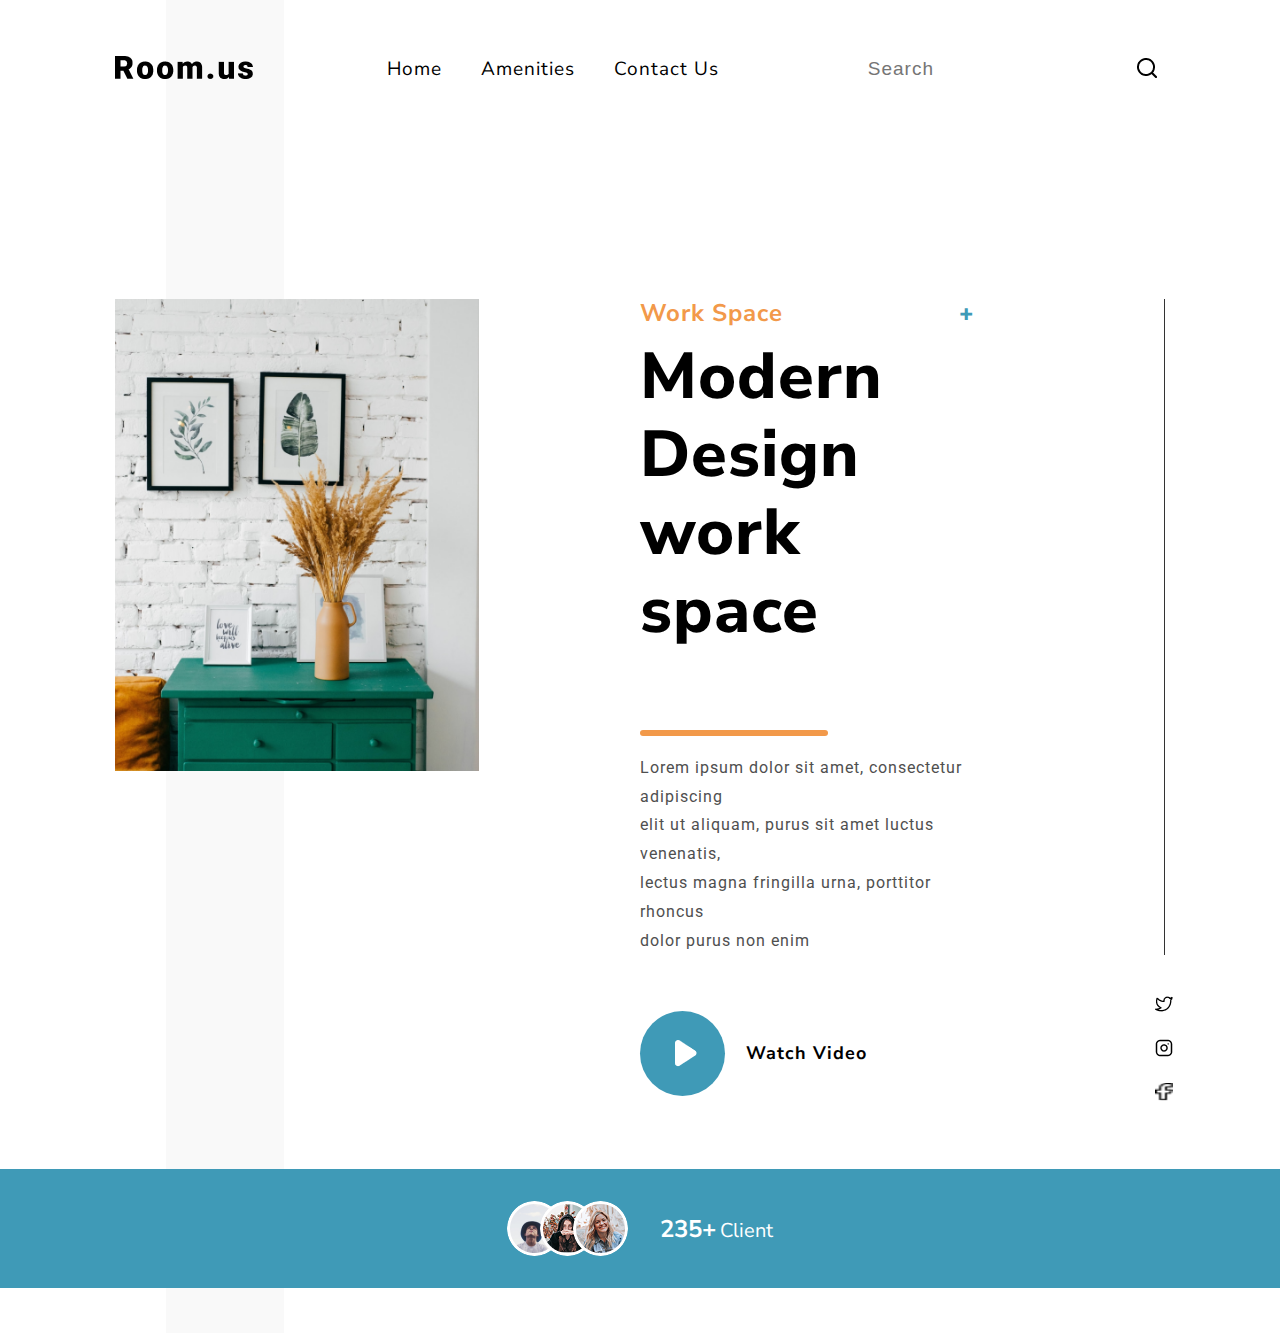
<file: 09.01/hotel.html>
<!DOCTYPE html>
<html lang="en">

<head>
    <meta charset="UTF-8">
    <meta name="viewport" content="width=device-width, initial-scale=1.0">
    <title>Document</title>
    <link rel="preconnect" href="https://fonts.googleapis.com">
    <link rel="preconnect" href="https://fonts.gstatic.com" crossorigin>
    <link
        href="https://fonts.googleapis.com/css2?family=Nunito+Sans:ital,opsz,wght@0,6..12,200..1000;1,6..12,200..1000&display=swap"
        rel="stylesheet">
    <link rel="preconnect" href="https://fonts.googleapis.com">
    <link rel="preconnect" href="https://fonts.gstatic.com" crossorigin>
    <link href="https://fonts.googleapis.com/css2?family=Roboto:ital,wght@0,100..900;1,100..900&display=swap"
        rel="stylesheet">
    <link rel="stylesheet" href="style/hotel.css">
</head>

<body>
    <header>
        <div class="container">
            <div class="header-logo">
                <img src="img/Room.us.png" alt="Room">
            </div>
            <nav>
                <a href="#" class="point">Home</a>
                <a href="#" class="point">Amenities</a>
                <a href="#" class="point">Contact Us</a>
            </nav>
            <form class="actions">
                <input type="search" placeholder="Search" name="search" id="searchInput">
                <button>
                    <img src="img/search.png" alt="Search">
                </button>
            </form>
        </div>
    </header>

    <section class="hotel">
        <div class="container">

            <div class="hotel-img">
                <img src="img/Rectangle.png" alt="Rectangle">
            </div>
            <div class="hotel-text">
                <div class="text">
                    <h3>Work Space</h3>
                    <h1>Modern Design work space</h1>
                    <p class="article">Lorem ipsum dolor sit amet, consectetur adipiscing <br> elit ut aliquam, purus sit
                        amet
                        luctus venenatis, <br> lectus magna fringilla urna, porttitor rhoncus <br> dolor purus non enim</p>
                </div>
                <div class="video">
                    <div class="play">
                        <button>
                            <img src="img/icon.png" alt="Icon">
                        </button>
                        <span>
                            Watch Video
                        </span>
                    </div>
                    <div class="messenger">
                        <a href="#" class="network">
                            <img src="img/twitter.png" class="logo white" alt="Twitter">
                            <img src="img/twitter1.png" class="logo black" alt="Twitter">
                        </a>
                        <a href="#" class="network">
                            <img src="img/instagram.png" class="logo white" alt="Instagram">
                            <img src="img/instagram1.png" class="logo black" alt="Instagram">
                        </a>
                        <a href="#" class="network">
                            <img src="img/facebook.png" class="logo white" alt="Facebook">
                            <img src="img/facebook1.png" class="logo black" alt="Facebook">
                        </a>
                    </div>
                </div>
            </div>
        </div>
    </section>
    <footer>
        <div class="clients">
            <div class="ellipse">
                <img src="img/Ellipse1.png" alt="Ellipse1">
                <img src="img/Ellipse2.png" alt="Ellipse2">
                <img src="img/Ellipse3.png" alt="Ellipse3">
            </div>
            <span class="numbers">
                <strong>235+</strong>
                <span> Client</span>
            </span>
        </div>

    </footer>
</body>

</html>
</file>
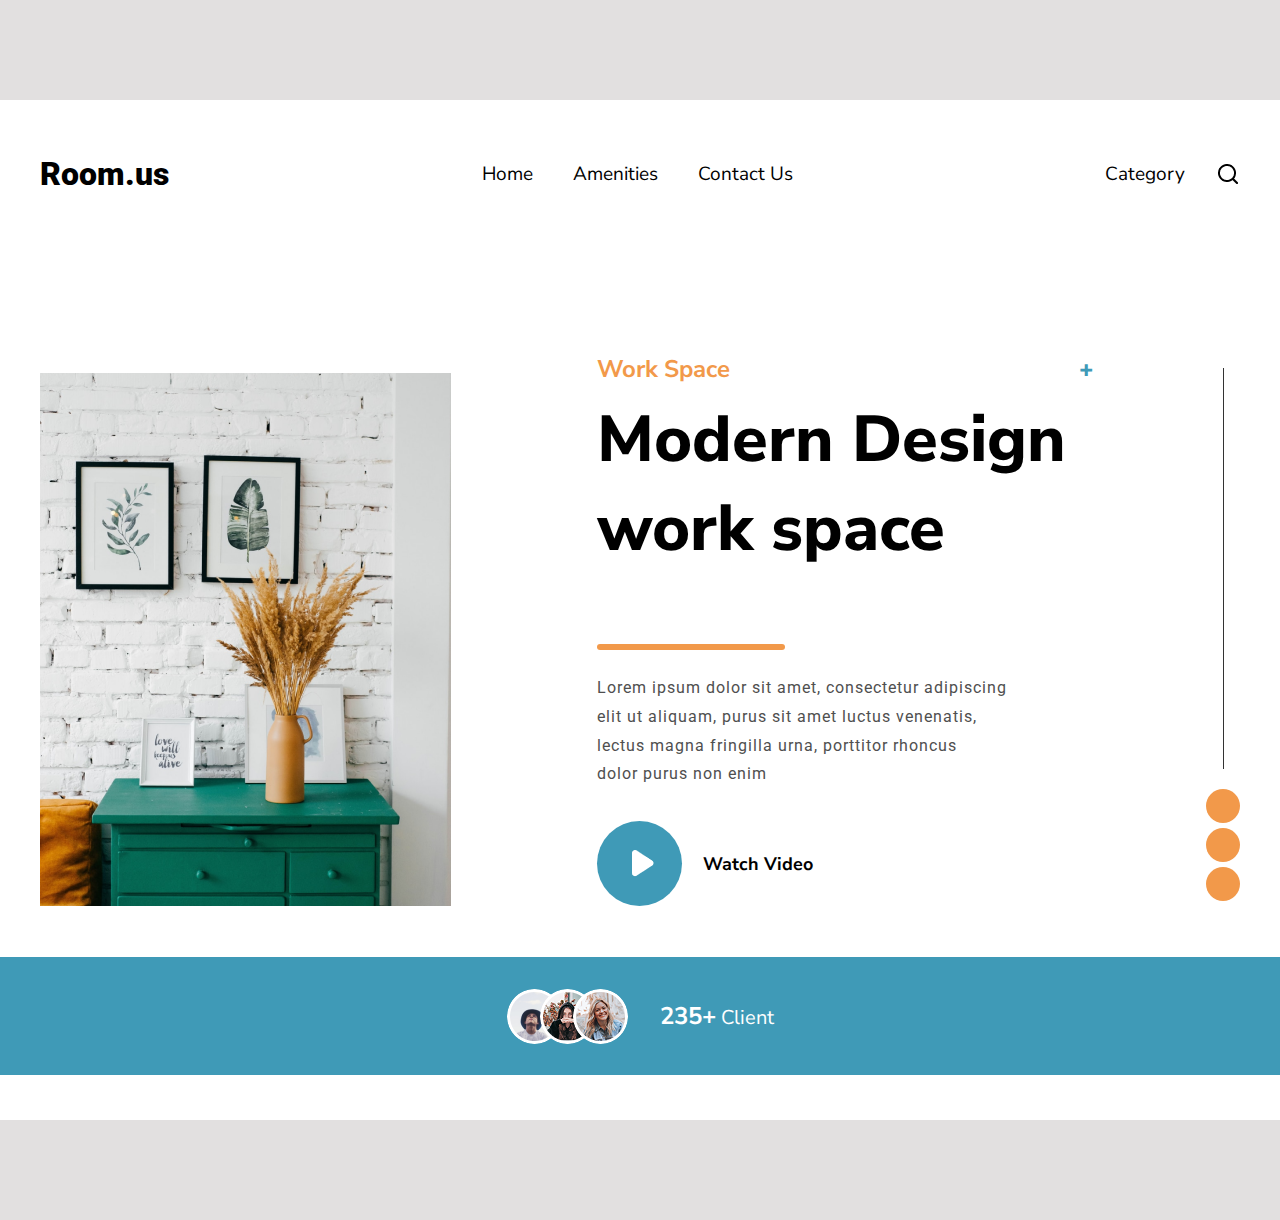
<file: 09/hotel.html>
<!DOCTYPE html>
<html lang="en">

<head>
    <meta charset="UTF-8">
    <meta name="viewport" content="width=device-width, initial-scale=1.0">
    <title>Document</title>
    <link rel="preconnect" href="https://fonts.googleapis.com">
    <link rel="preconnect" href="https://fonts.gstatic.com" crossorigin>
    <link
        href="https://fonts.googleapis.com/css2?family=Nunito+Sans:ital,opsz,wght@0,6..12,200..1000;1,6..12,200..1000&display=swap"
        rel="stylesheet">
    <link rel="preconnect" href="https://fonts.googleapis.com">
    <link rel="preconnect" href="https://fonts.gstatic.com" crossorigin>
    <link href="https://fonts.googleapis.com/css2?family=Roboto:ital,wght@0,100..900;1,100..900&display=swap"
        rel="stylesheet">
    <link rel="stylesheet" href="style/hotel.css">
</head>

<body>
    <div class="container">
        <header>
            <h2>Room.us</h2>
            <nav>
                <a href="#" class="point">Home</a>
                <a href="#" class="point">Amenities</a>
                <a href="#" class="point">Contact Us</a>
            </nav>
            <div class="actions">
                <span class="category">Category</span>
                <img src="img/search.png" alt="Search">
            </div>

        </header>

        <section class="hotel">

            <div class="hotel-img">
                <img src="img/Rectangle.png" alt="Rectangle">
            </div>
            <div class="hotel-text">
                <h3>Work Space</h3>
                <h1>Modern Design work space</h1>
                <div class="line"></div>
                <p class="article">Lorem ipsum dolor sit amet, consectetur adipiscing elit ut aliquam, purus sit amet
                    luctus venenatis, lectus magna fringilla urna, porttitor rhoncus <br> dolor purus non enim</p>
                <div class="video">
                    <div class="play">
                        <img src="img/icon.png" alt="Icon">
                    </div>
                    <h4>Watch Video</h4>
                </div>
            </div>
            <div class="messenger">
                <div class="line1"></div>
                <div class="network">
                    <img src="img/twitter.png" class="logo" alt="Twitter">
                </div>
                <div class="network">
                    <img src="img/instagram.png" class="logo" alt="Instagram">
                </div>
                <div class="network">
                    <img src="img/facebook.png" class="logo" alt="Facebook">
                </div>
            </div>
        </section>
        <footer>
            <div class="clients">
                <div class="ellipse">
                    <img src="img/Ellipse1.png" alt="Ellipse1">
                    <img src="img/Ellipse2.png" alt="Ellipse2">
                    <img src="img/Ellipse3.png" alt="Ellipse3">
                </div>
                <h5>
                    <span class="numbers">235+</span> Client
                </h5>
            </div>
        </footer>
    </div>
</body>

</html>
</file>
<file: 05/style/menu.css>
* {
    box-sizing: border-box;
}

body {
    background-color: #F6F5F5;
}

.container {
    width: 360px;
    margin: 100px auto;
    border-radius: 20px;
    background-color: #FFF;
    padding: 56px 20px 91px 20px;
}

button {
    border: none;
    background-color: #fff;
    padding: 0 8px;
}

h1 {
    padding: 0 2px;
    font-size: 32px;
    color: #000000;
    margin-top: 23px;
    font-family: 'Inter', sans-serif;
}

.search-input {
    margin-top: 17px;
    padding: 0 4px;
    width: 100%;
    height: 44px;
    border-radius: 12px;
    border: 1px solid rgb(247, 243, 243);
    background-color: #EFEFEF;
    font-size: 12px;
    color: #999999;
    padding-left: 15px;

}

.menu-items {
    padding: 0 4px;
    margin-top: 29px;
}

.position-img {
    width: 74px;
    height: 74px;
    border-radius: 12px;
    background-color: #EFEFEF;
    padding: 18px 19px;
}

.position-title {
    color: #C4C4C4;
    font-size: 16px;
    margin-top: 8px;
    font-family: 'Inter', sans-serif;
}

.menu-position {
    display: inline-block;
    margin-right: 24px;
    text-align: center;
}

.menu-position:hover .position-img {
    background-color: #EAE2B7;
}

.menu-position:hover .position-title {
    color: black;
}

h2 {
    padding: 0 4px;
    margin-top: 32px;
    color: #003049;
    font-size: 20px;
    font-family: 'Inter', sans-serif;

}

.menu-info {
    display: flex;
    align-items: center;
    margin-top: 26px;
    margin-bottom: 12px;
    box-shadow: 0 16px 20px rgba(80, 65, 2, 0.08);
    width: 100%;
    height: 88px;
    padding: 0 20px;
}

.menu-img {
    width: 80px;
    height: 70px;
    text-align: center;
}

.menu-text {
    margin-left: 12px;
}

.menu-name {
    font-size: 16px;
    margin-bottom: 8px;
    color: #003049;
    font-family: 'Inter', sans-serif;
}

.menu-price {
    color: #ff4d4d;
    font-size: 14px;
    font-family: 'Inter', sans-serif;
}

.menu-info:last-child {
    margin-bottom: 0;
}
</file>
<file: 06/style/menu1.css>
* {
    box-sizing: border-box;
}

body {
    background-color: #F6F5F5;
    font-family: "Inter", sans-serif;
}


.container {
    width: 360px;
    margin: 100px auto;
    border-radius: 20px;
    background-color: #FFF;
    padding: 56px 20px 91px 20px;
}

button {
    border: none;
    background-color: #fff;
    padding: 0 8px;
}

h1 {
    padding: 0 2px;
    font-size: 32px;
    color: #000000;
    margin-top: 23px;
    font-weight: 600;
}

.search-input {
    margin-top: 17px;
    padding: 0 4px;
    width: 100%;
    height: 44px;
    border-radius: 12px;
    border: 1px solid rgb(247, 243, 243);
    background-color: #EFEFEF;
    font-size: 12px;
    color: #999999;
    padding-left: 15px;
}

.menu-items {
    padding: 0 4px;
    margin-top: 29px;
}

.position-img {
    width: 74px;
    height: 74px;
    border-radius: 12px;
    background-color: #EFEFEF;
    padding: 18px 19px;
}

.position-title {
    color: #C4C4C4;
    font-size: 16px;
    margin-top: 8px;
    font-weight: 500;
}

.menu-position {
    display: inline-block;
    margin-right: 24px;
    text-align: center;
}

.menu-position:hover .position-img {
    background-color: #EAE2B7;
}

.menu-position:hover .position-title {
    color: black;
}

h2 {
    padding: 0 4px;
    margin-top: 32px;
    color: #003049;
    font-size: 20px;
    font-weight: 500;
}

.menu-info {
    margin-top: 26px;
    margin-bottom: 12px;
    box-shadow: 0 16px 20px rgba(80, 65, 2, 0.08);
    width: 100%;
    height: 88px;
    padding: 0 4px;
}

.menu-img {
    width: 80px;
    height: 70px;
    text-align: center;
    float: left;
}

.menu-text {
    margin-left: 90px;
    padding-top: 10px;
}

.menu-name {
    font-size: 16px;
    margin-bottom: 8px;
    color: #003049;
}

.menu-price {
    color: #ff4d4d;
    font-size: 14px;
    font-weight: 500;
}

.menu-info:last-child {
    margin-bottom: 0;
}
</file>
<file: 07/style/diia.css>
* {
    box-sizing: border-box;
}

body {
    background-color: rgb(218, 218, 218);
}

.position-diia {
    position: relative;
    width: 1600px;
    margin: 500px auto;
}

.position-flag {
    position: absolute;
    width: 512px;
    height: 512px;
    background: #000000;
    top: 0;
    left: 0;
    z-index: 1;
}

.vector-img {
    position: absolute;
    width: 309px;
    height: 181px;
    top: 128px;
    left: 101px;
}

.flag {
    position: absolute;
    width: 80px;
    height: 60px;
    border-radius: 6px;
}

.flag-blue {
    position: absolute;
    width: 100%;
    height: 50%;
    top: 343px;
    left: 216px;
    background-color: #2137FC;
    border-top-left-radius: 6px;
    border-top-right-radius: 6px;
}

.flag-yellow {
    position: absolute;
    width: 100%;
    height: 50%;
    top: 373px;
    left: 216px;
    background-color: #FFCE22;
    border-bottom-left-radius: 6px;
    border-bottom-right-radius: 6px;
}

.position-square {
    position: absolute;
    width: 512px;
    height: 512px;
    z-index: 2;
}

.top-blue {
    position: absolute;
    width: 100%;
    height: 50%;
    top: 395px;
    left: 441px;
    background-color: #2137FC;
    z-index: 1;
}

.bottom-yellow {
    position: absolute;
    width: 100%;
    height: 50%;
    top: 651px;
    left: 441px;
    background-color: #FFCE22;
    z-index: 1;
}

.glyph-img {
    position: absolute;
    width: 400px;
    height: 227px;
    top: 539px;
    left: 496px;
    z-index: 2;
}

.position-circle {
    position: absolute;
    width: 512px;
    height: 512px;
    top: 811px;
    left: 856px;
    z-index: 1;
    border-top: 2px solid #2137FC;
    border-bottom: 2px solid #2137FC;
    box-sizing: border-box;
    box-shadow: 0px 4px 4px 0px #00000040;
    background-color: #FFFFFF;
}

.position-log {
    position: absolute;
    width: 444px;
    height: 444px;
    top: 34px;
    left: 34px;
    background-color: #FFCE22;
    border-radius: 50%;
}

.glyphs-img {
    position: absolute;
    width: 358px;
    height: 203px;
    top: 215px;
    left: 43px;
}
</file>
<file: 08/style/developer.css>
* {
    box-sizing: border-box;
    margin: 0;
    padding: 0;
}

body {
    background-color: #F2F2F2;
}

.container {
    width: 1920px;
    height: 960px;
    background-color: #00A1C60D;
    margin: 200px auto 0 auto;
    padding-top: 142px;
    padding-left: 350px;
}

.text {
    font-family: "IBM Plex Sans", sans-serif;
    color: #2D3640;
}

h1>strong {
    font-size: 48px;
    font-weight: 600;
    line-height: 80px;
    letter-spacing: -0.5px
}

h1 {
    font-weight: 400;
    font-size: 48px;
    line-height: 80px;
    letter-spacing: -0.5px;


}

.produkt {
    width: 695px;
    font-weight: 400;
    font-size: 20px;
    color: #2B292D;
    line-height: 40px;
    letter-spacing: 0px;
    margin-top: 10px;
    margin-bottom: 50px;
}

.cards-wrapper {
    overflow: hidden;
}

.cards {
    width: 295px;
    height: 470px;
    background-color: white;
    float: left;
    margin-right: 20px;
    border-radius: 20px;
    padding-top: 56px;
    text-align: center;
    font-family: "Catamaran", sans-serif;
}

.cards:hover {
    background-color: lightblue;
}

.cards:last-child {
    margin-right: 0;
}

.cards-img {
    width: 120px;
    height: 120px;
    border-radius: 50%;
    display: block;
    margin: 0 auto 34px auto;
}

.cards h4 {
    color: #2D3640;
    font-weight: 700;
    font-size: 20px;
    line-height: 100%;
    letter-spacing: -0.63px;

}

.professional-title {
    color: #4B4F52;
    font-weight: 400;
    font-size: 16px;
    line-height: 100%;
    letter-spacing: 0px;
    margin-top: 5px;
    margin-bottom: 33px;
}

.logo {
    width: 50px;
    height: 50px;
    border: 3px solid white;
    border-radius: 50%;
    margin-right: 15px;
}

.logo:last-child {
    margin-right: 0;
}
</file>
<file: 09/style/hotel.css>
* {
    box-sizing: border-box;
    margin: 0;
    padding: 0;
}

body {
    font-family: "Nunito Sans", sans-serif;
    background-color: rgb(226, 224, 224);
}

.container {
    max-width: 1440px;
    width: 100%;
    margin: 100px auto;
    padding: 55px 0 45px;
    background-color: #FFFFFF;
}

header {
    display: flex;
    justify-content: space-between;
    align-items: center;
    max-width: 1200px;
    margin: 0 auto;
}

h2 {
    font-family: "Roboto", sans-serif;
    font-weight: 900;
    font-size: 32px;
}

nav {
    font-weight: 400;
    font-size: 19px;
}

nav a {
    text-decoration: none;
    color: black;
    margin-right: 35px;
}

nav a:last-child {
    margin-right: 0;
}

.point {
    position: relative;
}

.point::after {
    content: "";
    position: absolute;
    width: 7px;
    height: 7px;
    background-color: #F2994A;
    border-radius: 50%;
    bottom: -6px;
    left: 50%;
    transform: translateX(-50%);
    opacity: 0;
}

.point:hover::after {
    opacity: 1;
}

.actions {
    display: flex;
    align-items: center;
}

.category {
    margin-right: 31px;
    font-weight: 400;
    font-size: 19px;
}

.hotel {
    max-width: 1200px;
    margin: 160px auto 51px;
    display: flex;
    align-items: flex-end;
}

.hotel-img {
    width: 411px;
    margin-right: 146px;
}

.hotel-img img {
    display: block;
}

h3 {
    width: 496px;
    display: flex;
    justify-content: space-between;
    font-weight: 700;
    font-size: 24px;
    color: #F2994A;
    margin-bottom: 10px;
}

h3::after {
    content: '+';
    color: #3F9AB7;
    font-weight: 900;
}

h1 {
    font-weight: 800;
    font-size: 65px;
    margin-bottom: 71px;
}

.line {
    width: 188px;
    height: 6px;
    border-radius: 4px;
    background-color: #F2994A;
    margin-bottom: 24px;
}

.article {
    font-family: "Roboto", sans-serif;
    max-width: 421px;
    font-weight: 400;
    font-size: 16px;
    line-height: 180%;
    letter-spacing: 1px;
    color: #4F4F4F;
    margin-bottom: 32px;
}

.video {
    display: flex;
    align-items: center;
}

.play {
    width: 85px;
    height: 85px;
    background: #3F9AB7;
    border-radius: 50%;
    display: flex;
    align-items: center;
    justify-content: center;
}

.play img {
    margin-left: 7px;
}

h4 {
    margin-left: 21px;
    font-weight: 700;
    font-size: 18px;
}

.messenger {
    display: flex;
    flex-direction: column;
    align-items: center;
    margin-left: auto;
}

.line1 {
    width: 1px;
    height: 401px;
    background-color: #333333;
    margin-bottom: 20px;
}

.network {
    width: 34px;
    height: 34px;
    border-radius: 50%;
    background-color: #F2994A;
    position: relative;
    display: flex;
    justify-content: center;
    align-items: center;
    margin-bottom: 5px;
}

.logo {
    position: absolute;
    width: 18px;
    height: 18px;
    opacity: 0;
}

.network:hover .logo {
    opacity: 1;
}

footer {
    height: 118px;
    background: #3F9AB7;
    display: flex;
    justify-content: center;
    align-items: center;
}

.clients {
    display: flex;
    align-items: center;
}

.ellipse {
    display: flex;
}

.ellipse img {
    width: 55px;
    height: 55px;
    border-radius: 50%;
    margin-left: -22px;
}

.ellipse img:first-child {
    margin-left: 0;
}

h5 {
    font-weight: 400;
    font-size: 20px;
    color: #FFFFFF;
    margin-left: 32px;
}

.numbers {
    font-weight: 700;
    font-size: 24px;
}
</file>
<file: 09.01/style/hotel.css>
@import url(reset.css);

* {
    box-sizing: border-box;
}

body {
    font-family: "Nunito Sans", sans-serif;
    background-color: #FFFFFF;
    position: relative;
    padding-bottom: 45px;
}

body::after {
    content: "";
    display: block;
    position: absolute;
    width: 118px;
    top: 0;
    bottom: 0;
    left: 13%;
    background-color: #F9F9F9;
    z-index: -1;
}

.container {
    width: 82%;
    margin: 0 auto;
}

header {
    padding: 55px 0;   
}

header .container {
    display: flex;
    justify-content: space-between;
    align-items: center;
}

nav a {
    
    font-weight: 400;
    font-size: 19px;
    line-height: 120%;
    letter-spacing: 1px;
    text-decoration: none;
    color: #000000;
    margin-right: 35px;
}

nav a:last-child {
    margin-right: 0;
}

.point {
    position: relative;
}

.point::after {
    content: "";
    position: absolute;
    width: 7px;
    height: 7px;
    background-color: #F2994A;
    border-radius: 50%;
    bottom: -6px;
    left: 50%;
    transform: translateX(-50%);
    opacity: 0;
}

.point:hover::after {
    opacity: 1;
}

.actions {
    display: flex;
    align-items: center;
}

.actions input {
    font-weight: 400;
    font-size: 19px;
    line-height: 120%;
    letter-spacing: 1px;
    color: #000000;
    border: none;
    padding: 0 16px;
}

.actions button {
    background-color: #FFFFFF;
    border: none;
}

.actions input:focus-visible {
    outline: none;
}

.hotel {
    padding: 160px 0 50px;
}

.hotel .container {
    display: flex;
    justify-content: space-between;
}

.hotel-img {
    width: 35%;
}

.hotel-img img {
    width: 99%;
}

.hotel-text {
    width: 50%;
}

.text {
    padding-right: 190px;
    border-right: 1px solid #333333;
    margin-bottom: 32px;
}

.text h3 {
    font-weight: 700;
    font-size: 24px;
    line-height: 120%;
    letter-spacing: 1px;
    color: #F2994A;
    margin-bottom: 10px;
    position: relative;
}

.text h3::after {
    content: '+';
    color: #3F9AB7;
    font-weight: 900;
    position: absolute;
    right: 0;
}

.text h1 {
    font-weight: 800;
    font-size: 65px;
    line-height: 120%;
    letter-spacing: 1px;
    margin-bottom: 80px;
}

.article {
    font-family: "Roboto", sans-serif;
    font-weight: 400;
    font-size: 16px;
    line-height: 180%;
    letter-spacing: 1px;
    color: #4F4F4F;
    padding-top: 24px;
    position: relative;
}

.article::before {
    content: "";
    display: block;
    background-color: #F2994A;
    width: 188px;
    height: 6px;
    border-radius: 4px;
    top: 0;
    position: absolute;

}

.video {
    display: flex;
    justify-content: space-between;
}

.play {
    display: flex;
    align-items: center;
}

.play button {
    width: 85px;
    height: 85px;
    background: #3F9AB7;
    border-radius: 50%;
    display: flex;
    align-items: center;
    justify-content: center;
    border: none;
    margin-right: 21px;
}

.play button:hover {
    background-color: #F2994A;
}

.play img {
    margin-left: 7px;
}

.play span {
    font-weight: 700;
    font-size: 18px;
    line-height: 120%;
    letter-spacing: 1px;
}

.network {
    width: 34px;
    height: 34px;
    border-radius: 50%;
    position: relative;
    text-align: center;
    right: -16px;
    display: flex;
    justify-content: center;
    align-items: center;
    margin-bottom: 10px;
    text-decoration: none;
}

.logo {
    position: absolute;
    width: 18px;
    height: 18px;
}

.network:hover {
    background-color: #F2994A;
}

.white {
    opacity: 0;
}

.network:hover .black {
    opacity: 0;
}

.network:hover .white {
    opacity: 1;
}

footer {
    background-color: #3F9AB7;
    display: flex;
    justify-content: center;
    align-items: center;
    padding: 32px 0;
}

.clients {
    display: flex;
    align-items: center;
}

.ellipse {
    display: flex;
}

.ellipse img {
    width: 55px;
    height: 55px;
    border-radius: 50%;
    margin-left: -22px;
}

.ellipse img:first-child {
    margin-left: 0;
}

.numbers {
    color: #FFFFFF;
}

.numbers strong {
    font-weight: 700;
    font-size: 24px;
    margin-left: 32px;
}

.numbers span {
    font-weight: 400;
    font-size: 20px;
}
</file>
